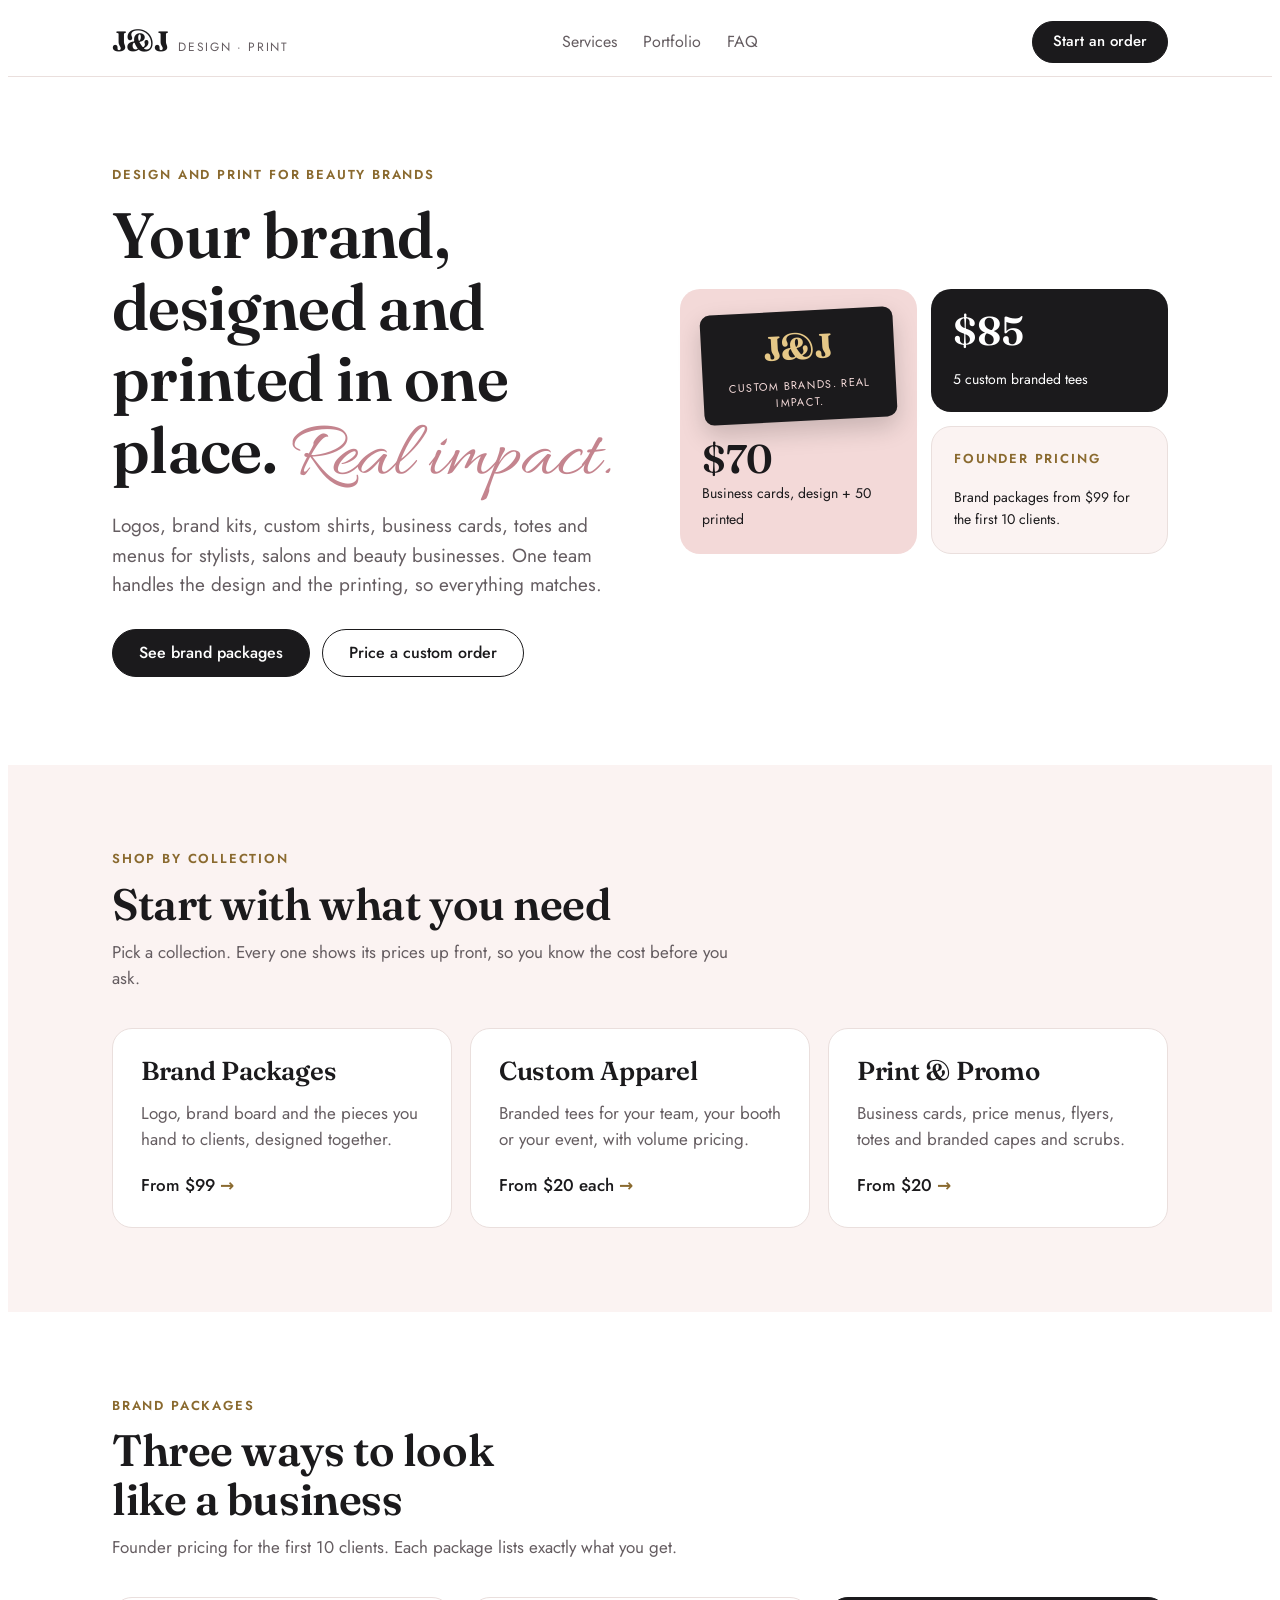
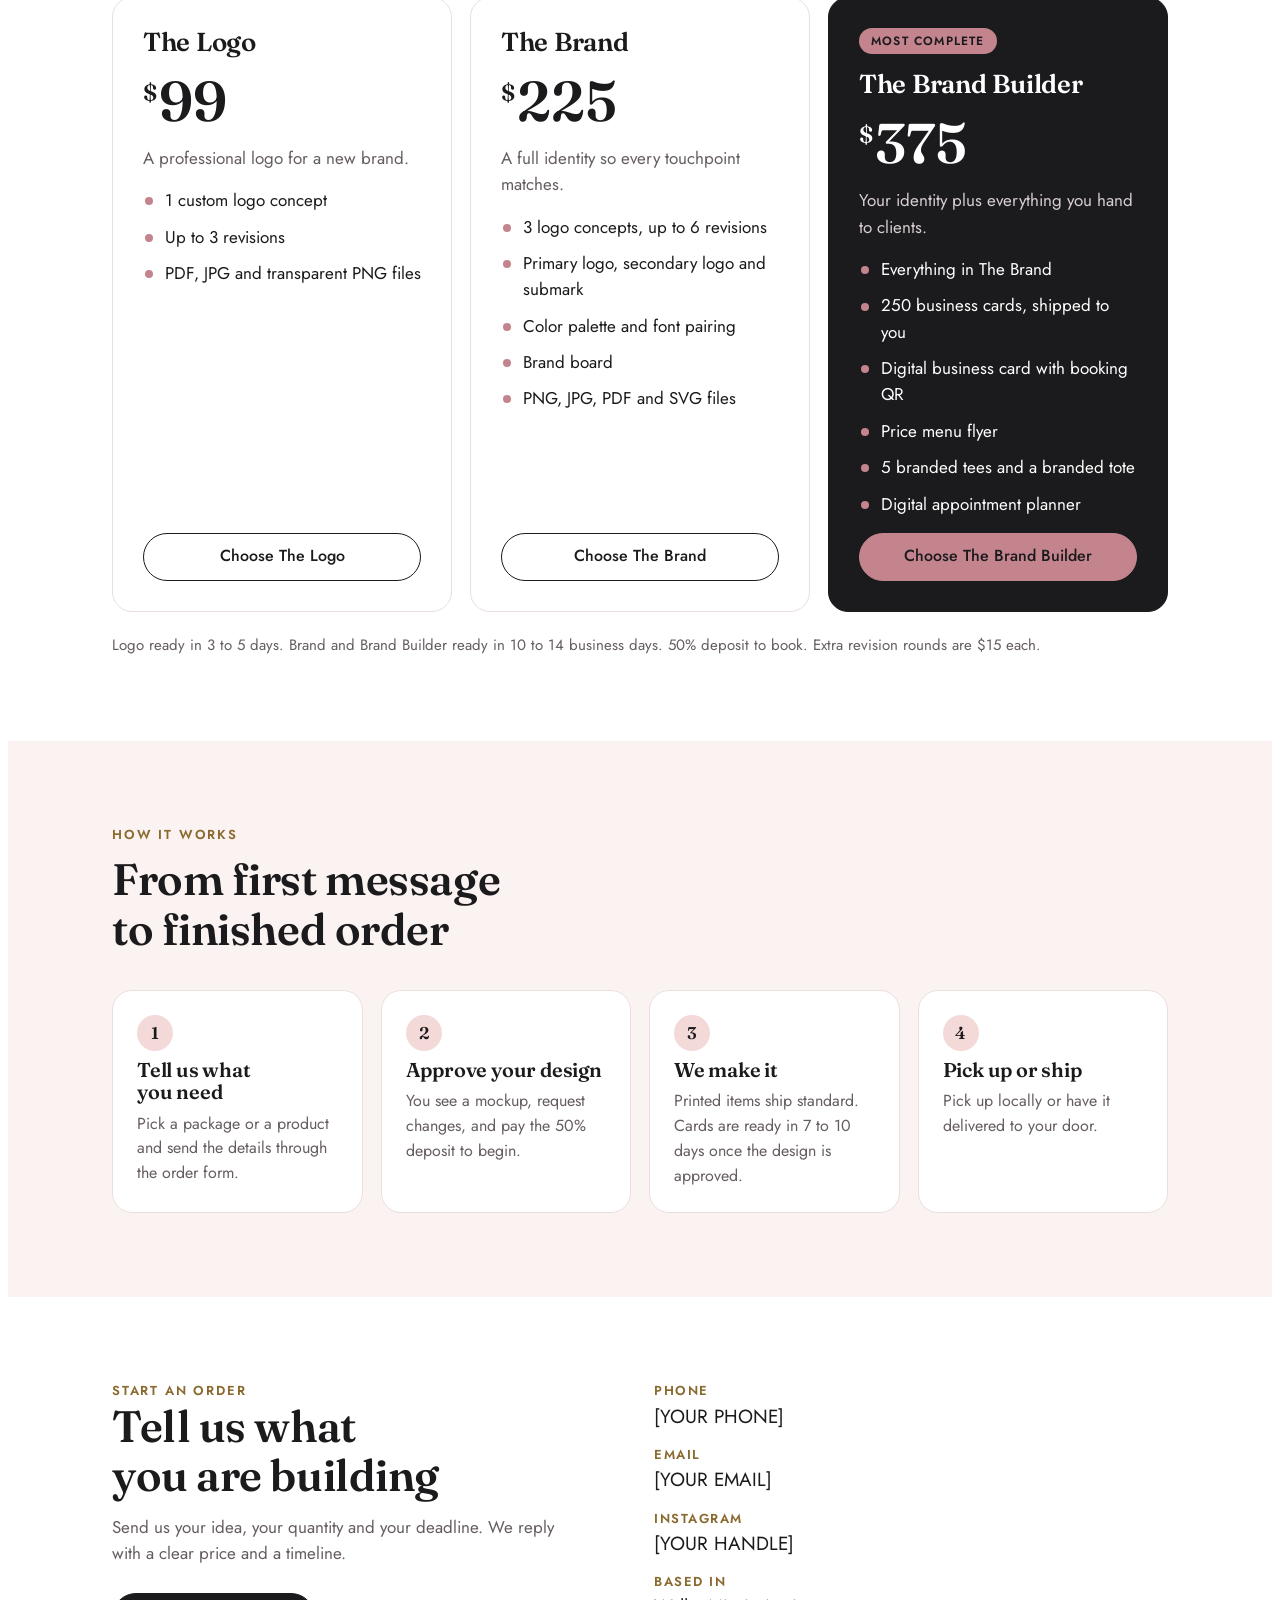
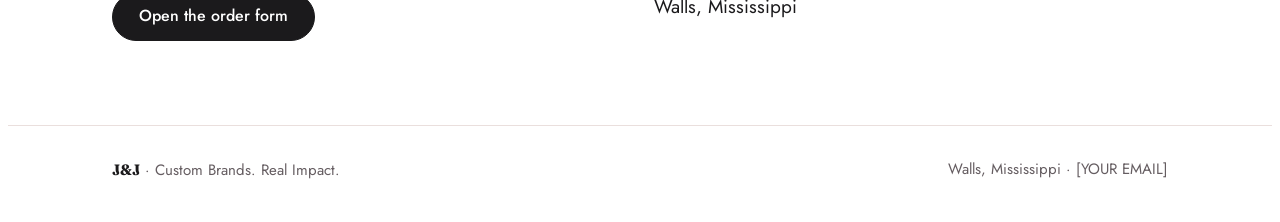
<file: index.html>
<!doctype html>
<html lang="en">
<head>
<meta charset="utf-8">
<meta name="viewport" content="width=device-width, initial-scale=1">
<title>J&J Design and Print</title>

<link rel="preconnect" href="https://fonts.googleapis.com">
<link rel="preconnect" href="https://fonts.gstatic.com" crossorigin>
<link href="https://fonts.googleapis.com/css2?family=Fraunces:opsz,wght@9..144,500;9..144,600;9..144,700&family=Jost:wght@400;500;600&family=Allura&display=swap" rel="stylesheet">
<style>
/* Layout concept: a bright storefront. Sticky nav, a hero with a small mosaic of real offers,
   then one section per collection (design, apparel, print), each with prices visible, then steps and contact. */
:root {
  --bg: #ffffff;
  --soft: #fbf3f2;
  --ink: #1b1a1c;
  --muted: #655d61;
  --line: #eadfdd;
  --blush: #f3d9d8;
  --rose: #c4848e;
  --gold: #8a6a2f;
  --btn-bg: #1b1a1c;
  --btn-fg: #ffffff;
  --feature-bg: #1b1a1c;
  --feature-fg: #ffffff;
  --feature-muted: #d9cfd2;
  --font-display: 'Fraunces', Georgia, serif;
  --font-body: 'Jost', system-ui, sans-serif;
  --font-script: 'Allura', cursive;
}
@media (prefers-color-scheme: dark) {
  :root:not([data-theme="light"]) {
    --bg: #151315; --soft: #1e1a1c; --ink: #f6f0f0; --muted: #bcb1b5; --line: #352f32;
    --blush: #3a2a2e; --rose: #d99aa3; --gold: #d2b27a;
    --btn-bg: #f3d9d8; --btn-fg: #1b1a1c;
    --feature-bg: #f3d9d8; --feature-fg: #1b1a1c; --feature-muted: #4a3f43;
    color-scheme: dark;
  }
}
:root[data-theme="dark"] {
  --bg: #151315; --soft: #1e1a1c; --ink: #f6f0f0; --muted: #bcb1b5; --line: #352f32;
  --blush: #3a2a2e; --rose: #d99aa3; --gold: #d2b27a;
  --btn-bg: #f3d9d8; --btn-fg: #1b1a1c;
  --feature-bg: #f3d9d8; --feature-fg: #1b1a1c; --feature-muted: #4a3f43;
  color-scheme: dark;
}
* { box-sizing: border-box; }
html { scroll-behavior: smooth; }
@media (prefers-reduced-motion: reduce) { html { scroll-behavior: auto; } * { transition: none !important; } }
body { background: var(--bg); color: var(--ink); font-family: var(--font-body); font-size: 17px; line-height: 1.55; padding-inline: 0; }
h1, h2, h3 { font-family: var(--font-display); font-weight: 600; line-height: 1.12; margin: 0; text-wrap: balance; letter-spacing: -0.01em; }
p { margin: 0; }
a { color: inherit; }
:focus-visible { outline: 3px solid var(--rose); outline-offset: 3px; border-radius: 6px; }
.wrap { max-width: 1120px; margin-inline: auto; padding-inline: clamp(16px, 4vw, 32px); }
.eyebrow { font-size: 13px; font-weight: 600; letter-spacing: 0.14em; text-transform: uppercase; color: var(--gold); }
.btn { display: inline-flex; align-items: center; justify-content: center; min-height: 48px; padding: 0 26px; border-radius: 999px; background: var(--btn-bg); color: var(--btn-fg); font-weight: 500; font-size: 16px; text-decoration: none; border: 1.5px solid var(--btn-bg); transition: transform .15s ease; }
.btn:hover { transform: translateY(-2px); }
.btn.ghost { background: transparent; color: var(--ink); border-color: var(--ink); }

/* header */
header.top { position: sticky; top: env(safe-area-inset-top, 0px); z-index: 10; background: var(--bg); border-bottom: 1px solid var(--line); }
.bar { display: flex; align-items: center; justify-content: space-between; gap: 16px; min-height: 68px; }
.brand { display: flex; align-items: baseline; gap: 10px; text-decoration: none; }
.brand b { font-family: var(--font-display); font-size: 28px; font-weight: 700; letter-spacing: -0.02em; }
.brand span { font-size: 12px; letter-spacing: 0.14em; text-transform: uppercase; color: var(--muted); }
.links { display: none; gap: 26px; font-size: 16px; }
.links a { text-decoration: none; color: var(--muted); }
.links a:hover { color: var(--ink); }
.bar-right { display: flex; align-items: center; gap: 12px; }
.bar .btn { min-height: 42px; padding: 0 20px; font-size: 15px; }
details.mobile { position: relative; }
details.mobile summary { list-style: none; cursor: pointer; min-height: 42px; display: inline-flex; align-items: center; padding: 0 16px; border: 1.5px solid var(--line); border-radius: 999px; font-size: 15px; }
details.mobile summary::-webkit-details-marker { display: none; }
details.mobile nav { position: absolute; right: 0; top: 52px; min-width: 220px; background: var(--bg); border: 1px solid var(--line); border-radius: 16px; padding: 10px; display: flex; flex-direction: column; box-shadow: 0 12px 32px rgba(0,0,0,.12); }
details.mobile nav a { padding: 12px 14px; text-decoration: none; border-radius: 10px; }
details.mobile nav a:hover { background: var(--soft); }
@media (min-width: 900px) { .links { display: flex; } details.mobile { display: none; } }

/* hero */
.hero { padding-block: clamp(40px, 7vw, 88px); }
.hero-grid { display: grid; gap: 40px; grid-template-columns: 1fr; align-items: center; }
@media (min-width: 900px) { .hero-grid { grid-template-columns: 1.05fr 1fr; gap: 56px; } }
.hero h1 { font-size: clamp(38px, 6vw, 64px); margin-top: 14px; }
.hero h1 em { font-style: normal; font-family: var(--font-script); font-weight: 400; color: var(--rose); font-size: 1.25em; line-height: 0.8; }
.hero p.lead { font-size: 19px; color: var(--muted); max-width: 52ch; margin-top: 20px; }
.hero .cta { display: flex; flex-wrap: wrap; gap: 12px; margin-top: 30px; }
.mosaic { display: grid; grid-template-columns: 1fr 1fr; grid-template-rows: auto auto; gap: 14px; min-width: 0; }
.tile { border-radius: 20px; padding: 22px; display: flex; flex-direction: column; justify-content: space-between; gap: 18px; min-width: 0; }
.tile.a { grid-row: span 2; background: var(--blush); }
.tile.b { background: var(--feature-bg); color: var(--feature-fg); }
.tile.c { background: var(--soft); border: 1px solid var(--line); }
.tile small { font-size: 14px; }
.mock-card { background: #1b1a1c; color: #e6c887; border-radius: 10px; aspect-ratio: 7 / 4; display: flex; flex-direction: column; justify-content: center; align-items: center; gap: 4px; transform: rotate(-3deg); box-shadow: 0 10px 24px rgba(0,0,0,.18); }
.mock-card b { font-family: var(--font-display); font-size: 34px; letter-spacing: -0.02em; }
.mock-card i { font-style: normal; font-size: 11px; letter-spacing: 0.12em; text-transform: uppercase; color: #f3d9d8; text-align: center; padding-inline: 8px; }
.big { font-family: var(--font-display); font-size: 40px; font-weight: 600; line-height: 1; }

/* sections */
section { padding-block: clamp(48px, 7vw, 84px); }
section.soft { background: var(--soft); }
.head { display: flex; flex-direction: column; gap: 10px; margin-bottom: 36px; max-width: 62ch; }
.head h2 { font-size: clamp(30px, 4.2vw, 44px); }
.head p { color: var(--muted); }

/* collections */
.collections { display: grid; gap: 18px; grid-template-columns: repeat(auto-fit, minmax(min(100%, 300px), 1fr)); }
.coll { display: flex; flex-direction: column; gap: 14px; padding: 28px; border: 1px solid var(--line); border-radius: 20px; text-decoration: none; background: var(--bg); min-width: 0; transition: transform .15s ease, border-color .15s ease; }
.coll:hover { transform: translateY(-3px); border-color: var(--rose); }
.coll h3 { font-size: 26px; }
.coll p { color: var(--muted); }
.coll .from { margin-top: auto; padding-top: 6px; font-weight: 500; }
.coll .arrow { color: var(--gold); font-weight: 600; }

/* packages */
.packs { display: grid; gap: 18px; grid-template-columns: repeat(auto-fit, minmax(min(100%, 290px), 1fr)); align-items: stretch; }
.pack { display: flex; flex-direction: column; gap: 16px; padding: 30px; border-radius: 20px; border: 1px solid var(--line); background: var(--bg); min-width: 0; }
.pack.feature { background: var(--feature-bg); color: var(--feature-fg); border-color: var(--feature-bg); }
.pack .tag { align-self: flex-start; padding: 4px 12px; border-radius: 999px; background: var(--rose); color: #1b1a1c; font-size: 12px; font-weight: 600; letter-spacing: 0.1em; text-transform: uppercase; }
.pack h3 { font-size: 26px; }
.price { font-family: var(--font-display); font-size: 56px; font-weight: 600; line-height: 1; }
.price sup { font-size: 24px; vertical-align: top; position: relative; top: 8px; margin-right: 2px; }
.pack .for { color: var(--muted); }
.pack.feature .for { color: var(--feature-muted); }
ul.ticks { list-style: none; margin: 0; padding: 0; display: flex; flex-direction: column; gap: 10px; }
ul.ticks li { position: relative; padding-left: 22px; }
ul.ticks li::before { content: ""; position: absolute; left: 2px; top: 0.6em; width: 8px; height: 8px; border-radius: 50%; background: var(--rose); }
.pack .btn { margin-top: auto; }
.pack.feature .btn { background: var(--rose); color: #1b1a1c; border-color: var(--rose); }
.note { margin-top: 22px; color: var(--muted); font-size: 15px; }

/* apparel */
.two { display: grid; gap: 28px; grid-template-columns: repeat(auto-fit, minmax(min(100%, 340px), 1fr)); }
.tiers { display: grid; gap: 14px; grid-template-columns: repeat(3, minmax(0, 1fr)); }
.tier { padding: 22px 16px; border-radius: 16px; background: var(--bg); border: 1px solid var(--line); text-align: center; }
.tier .qty { font-size: 14px; color: var(--muted); }
.tier .amt { font-family: var(--font-display); font-size: 38px; font-weight: 600; line-height: 1.1; margin-top: 4px; }
.tier .per { font-size: 14px; color: var(--muted); }
.panel { padding: 26px; border-radius: 20px; background: var(--bg); border: 1px solid var(--line); min-width: 0; }
.panel h3 { font-size: 22px; margin-bottom: 12px; }
.rows { display: flex; flex-direction: column; }
.row { display: flex; justify-content: space-between; gap: 16px; padding: 11px 0; border-bottom: 1px solid var(--line); }
.row:last-child { border-bottom: 0; }
.row span:last-child { font-weight: 600; white-space: nowrap; font-variant-numeric: tabular-nums; }
.deal { margin-top: 14px; padding: 18px 20px; border-radius: 16px; background: var(--blush); display: flex; justify-content: space-between; align-items: center; gap: 16px; flex-wrap: wrap; }
.deal b { font-family: var(--font-display); font-size: 22px; }

/* print products */
.products { display: grid; gap: 16px; grid-template-columns: repeat(auto-fit, minmax(min(100%, 230px), 1fr)); }
.prod { border: 1px solid var(--line); border-radius: 20px; overflow: hidden; background: var(--bg); display: flex; flex-direction: column; min-width: 0; }
.prod .pic { background: var(--blush); color: var(--ink); height: 130px; display: flex; align-items: center; justify-content: center; }
.prod .pic svg { width: 64px; height: 64px; stroke: currentColor; fill: none; stroke-width: 1.5; stroke-linecap: round; stroke-linejoin: round; }
.prod .body { padding: 18px 20px 22px; display: flex; flex-direction: column; gap: 6px; }
.prod h3 { font-size: 20px; }
.prod .cost { font-weight: 600; }
.prod .sub { color: var(--muted); font-size: 15px; }

/* steps */
.steps { display: grid; gap: 18px; grid-template-columns: repeat(auto-fit, minmax(min(100%, 230px), 1fr)); counter-reset: s; list-style: none; padding: 0; margin: 0; }
.steps li { counter-increment: s; padding: 24px; border-radius: 20px; border: 1px solid var(--line); background: var(--bg); display: flex; flex-direction: column; gap: 8px; }
.steps li::before { content: counter(s); width: 36px; height: 36px; border-radius: 50%; background: var(--blush); color: var(--ink); display: flex; align-items: center; justify-content: center; font-family: var(--font-display); font-weight: 600; }
.steps h3 { font-size: 20px; }
.steps p { color: var(--muted); font-size: 16px; }

/* contact */
.contact { display: grid; gap: 28px; grid-template-columns: repeat(auto-fit, minmax(min(100%, 320px), 1fr)); align-items: start; }
.contact h2 { font-size: clamp(30px, 4.2vw, 44px); }
.contact .lines { display: flex; flex-direction: column; gap: 14px; }
.contact .lines div { display: flex; flex-direction: column; }
.contact .lines small { font-size: 13px; letter-spacing: 0.12em; text-transform: uppercase; color: var(--gold); font-weight: 600; }
.contact .lines span { user-select: all; font-size: 19px; }
footer { border-top: 1px solid var(--line); padding-block: 32px; color: var(--muted); font-size: 15px; }
footer .wrap { display: flex; flex-wrap: wrap; justify-content: space-between; gap: 12px; }

/* form */
.form { display: grid; gap: 18px; grid-template-columns: repeat(2, minmax(0, 1fr)); }
.form .full { grid-column: 1 / -1; }
@media (max-width: 640px) { .form { grid-template-columns: 1fr; } }
.field { display: flex; flex-direction: column; gap: 6px; min-width: 0; }
.field label { font-size: 15px; font-weight: 500; }
.field .hint { font-size: 14px; color: var(--muted); }
.field input, .field select, .field textarea { font: inherit; color: var(--ink); background: var(--bg); border: 1.5px solid var(--line); border-radius: 12px; padding: 12px 14px; min-height: 48px; width: 100%; }
.field textarea { min-height: 140px; resize: vertical; }
.field input:focus, .field select:focus, .field textarea:focus { border-color: var(--rose); outline: 3px solid color-mix(in srgb, var(--rose) 35%, transparent); outline-offset: 0; }
.hp { position: absolute; left: -9999px; height: 0; width: 0; overflow: hidden; }
.formcard { padding: clamp(20px, 4vw, 36px); border: 1px solid var(--line); border-radius: 24px; background: var(--bg); }
.pagehead { padding-block: clamp(36px, 6vw, 64px) 8px; }
.pagehead h1 { font-size: clamp(36px, 5.4vw, 56px); margin-top: 12px; }
.pagehead p { color: var(--muted); margin-top: 14px; max-width: 58ch; font-size: 19px; }
/* faq */
.faq { display: flex; flex-direction: column; max-width: 820px; }
.faq details { border-bottom: 1px solid var(--line); padding-block: 4px; }
.faq summary { cursor: pointer; list-style: none; padding: 18px 40px 18px 0; font-family: var(--font-display); font-size: 21px; font-weight: 600; position: relative; }
.faq summary::-webkit-details-marker { display: none; }
.faq summary::after { content: "+"; position: absolute; right: 6px; top: 50%; transform: translateY(-50%); font-size: 26px; color: var(--gold); }
.faq details[open] summary::after { content: "\2212"; }
.faq .ans { padding: 0 0 20px; color: var(--muted); max-width: 64ch; }
/* portfolio */
.gallery { display: grid; gap: 16px; grid-template-columns: repeat(auto-fit, minmax(min(100%, 320px), 1fr)); }
.work { border: 1px solid var(--line); border-radius: 20px; overflow: hidden; background: var(--bg); min-width: 0; }
.work .shot { aspect-ratio: 4 / 3; max-width: 100%; background: var(--blush); display: flex; align-items: center; justify-content: center; text-align: center; padding: 20px; color: var(--muted); font-size: 15px; }
.work .cap { padding: 16px 20px 20px; display: flex; flex-direction: column; gap: 2px; }
.work .cap b { font-family: var(--font-display); font-size: 20px; font-weight: 600; }
.work .cap span { color: var(--muted); font-size: 15px; }
</style>
</head>
<body>


<header class="top">
  <div class="wrap bar">
    <a class="brand" href="./" aria-label="J&amp;J home"><b>J&amp;J</b><span>Design &middot; Print</span></a>
    <nav class="links" aria-label="Main"><a href="services.html">Services</a><a href="portfolio.html">Portfolio</a><a href="faq.html">FAQ</a></nav>
    <div class="bar-right">
      <a class="btn" href="order.html">Start an order</a>
      <details class="mobile">
        <summary>Menu</summary>
        <nav aria-label="Mobile"><a href="services.html">Services</a><a href="portfolio.html">Portfolio</a><a href="faq.html">FAQ</a><a href="order.html">Order</a></nav>
      </details>
    </div>
  </div>
</header>

<main id="top">
<div class="hero">
  <div class="wrap hero-grid">
    <div>
      <div class="eyebrow">Design and print for beauty brands</div>
      <h1>Your brand, designed and printed in one place. <em>Real impact.</em></h1>
      <p class="lead">Logos, brand kits, custom shirts, business cards, totes and menus for stylists, salons and beauty businesses. One team handles the design and the printing, so everything matches.</p>
      <div class="cta">
        <a class="btn" href="services.html#design">See brand packages</a>
        <a class="btn ghost" href="services.html#apparel">Price a custom order</a>
      </div>
    </div>
    <div class="mosaic" aria-label="Popular offers">
      <div class="tile a">
        <div class="mock-card" role="img" aria-label="Sample business card"><b>J&amp;J</b><i>Custom Brands. Real Impact.</i></div>
        <div><div class="big">$70</div><small>Business cards, design + 50 printed</small></div>
      </div>
      <div class="tile b">
        <div class="big">$85</div>
        <small>5 custom branded tees</small>
      </div>
      <div class="tile c">
        <div class="eyebrow">Founder pricing</div>
        <small>Brand packages from $99 for the first 10 clients.</small>
      </div>
    </div>
  </div>
</div>

<section class="soft" id="collections">
  <div class="wrap">
    <div class="head">
      <div class="eyebrow">Shop by collection</div>
      <h2>Start with what you need</h2>
      <p>Pick a collection. Every one shows its prices up front, so you know the cost before you ask.</p>
    </div>
    <div class="collections">
      <a class="coll" href="services.html#design">
        <h3>Brand Packages</h3>
        <p>Logo, brand board and the pieces you hand to clients, designed together.</p>
        <div class="from">From $99 <span class="arrow">&rarr;</span></div>
      </a>
      <a class="coll" href="services.html#apparel">
        <h3>Custom Apparel</h3>
        <p>Branded tees for your team, your booth or your event, with volume pricing.</p>
        <div class="from">From $20 each <span class="arrow">&rarr;</span></div>
      </a>
      <a class="coll" href="services.html#print">
        <h3>Print &amp; Promo</h3>
        <p>Business cards, price menus, flyers, totes and branded capes and scrubs.</p>
        <div class="from">From $20 <span class="arrow">&rarr;</span></div>
      </a>
    </div>
  </div>
</section><section id="design">
  <div class="wrap">
    <div class="head">
      <div class="eyebrow">Brand Packages</div>
      <h2>Three ways to look like a business</h2>
      <p>Founder pricing for the first 10 clients. Each package lists exactly what you get.</p>
    </div>
    <div class="packs">
      <div class="pack">
        <h3>The Logo</h3>
        <div class="price"><sup>$</sup>99</div>
        <p class="for">A professional logo for a new brand.</p>
        <ul class="ticks">
          <li>1 custom logo concept</li>
          <li>Up to 3 revisions</li>
          <li>PDF, JPG and transparent PNG files</li>
        </ul>
        <a class="btn ghost" href="order.html?service=design&amp;pick=logo">Choose The Logo</a>
      </div>
      <div class="pack">
        <h3>The Brand</h3>
        <div class="price"><sup>$</sup>225</div>
        <p class="for">A full identity so every touchpoint matches.</p>
        <ul class="ticks">
          <li>3 logo concepts, up to 6 revisions</li>
          <li>Primary logo, secondary logo and submark</li>
          <li>Color palette and font pairing</li>
          <li>Brand board</li>
          <li>PNG, JPG, PDF and SVG files</li>
        </ul>
        <a class="btn ghost" href="order.html?service=design&amp;pick=brand">Choose The Brand</a>
      </div>
      <div class="pack feature">
        <span class="tag">Most complete</span>
        <h3>The Brand Builder</h3>
        <div class="price"><sup>$</sup>375</div>
        <p class="for">Your identity plus everything you hand to clients.</p>
        <ul class="ticks">
          <li>Everything in The Brand</li>
          <li>250 business cards, shipped to you</li>
          <li>Digital business card with booking QR</li>
          <li>Price menu flyer</li>
          <li>5 branded tees and a branded tote</li>
          <li>Digital appointment planner</li>
        </ul>
        <a class="btn" href="order.html?service=design&amp;pick=builder">Choose The Brand Builder</a>
      </div>
    </div>
    <p class="note">Logo ready in 3 to 5 days. Brand and Brand Builder ready in 10 to 14 business days. 50% deposit to book. Extra revision rounds are $15 each.</p>
  </div>
</section><section class="soft" id="how">
  <div class="wrap">
    <div class="head">
      <div class="eyebrow">How it works</div>
      <h2>From first message to finished order</h2>
    </div>
    <ol class="steps">
      <li><h3>Tell us what you need</h3><p>Pick a package or a product and send the details through the order form.</p></li>
      <li><h3>Approve your design</h3><p>You see a mockup, request changes, and pay the 50% deposit to begin.</p></li>
      <li><h3>We make it</h3><p>Printed items ship standard. Cards are ready in 7 to 10 days once the design is approved.</p></li>
      <li><h3>Pick up or ship</h3><p>Pick up locally or have it delivered to your door.</p></li>
    </ol>
  </div>
</section><section>
  <div class="wrap contact">
    <div>
      <div class="eyebrow">Start an order</div>
      <h2>Tell us what you are building</h2>
      <p style="color: var(--muted); margin-top: 14px; max-width: 46ch;">Send us your idea, your quantity and your deadline. We reply with a clear price and a timeline.</p>
      <div style="margin-top: 26px;"><a class="btn" href="order.html">Open the order form</a></div>
    </div>
    <div class="lines">
      <div><small>Phone</small><span>[YOUR PHONE]</span></div>
      <div><small>Email</small><span>[YOUR EMAIL]</span></div>
      <div><small>Instagram</small><span>[YOUR HANDLE]</span></div>
      <div><small>Based in</small><span>Walls, Mississippi</span></div>
    </div>
  </div>
</section>
</main>

<footer>
  <div class="wrap">
    <div><b style="font-family: var(--font-display); color: var(--ink);">J&amp;J</b> &middot; Custom Brands. Real Impact.</div>
    <div>Walls, Mississippi &middot; [YOUR EMAIL]</div>
  </div>
</footer>

</body>
</html>
</file>
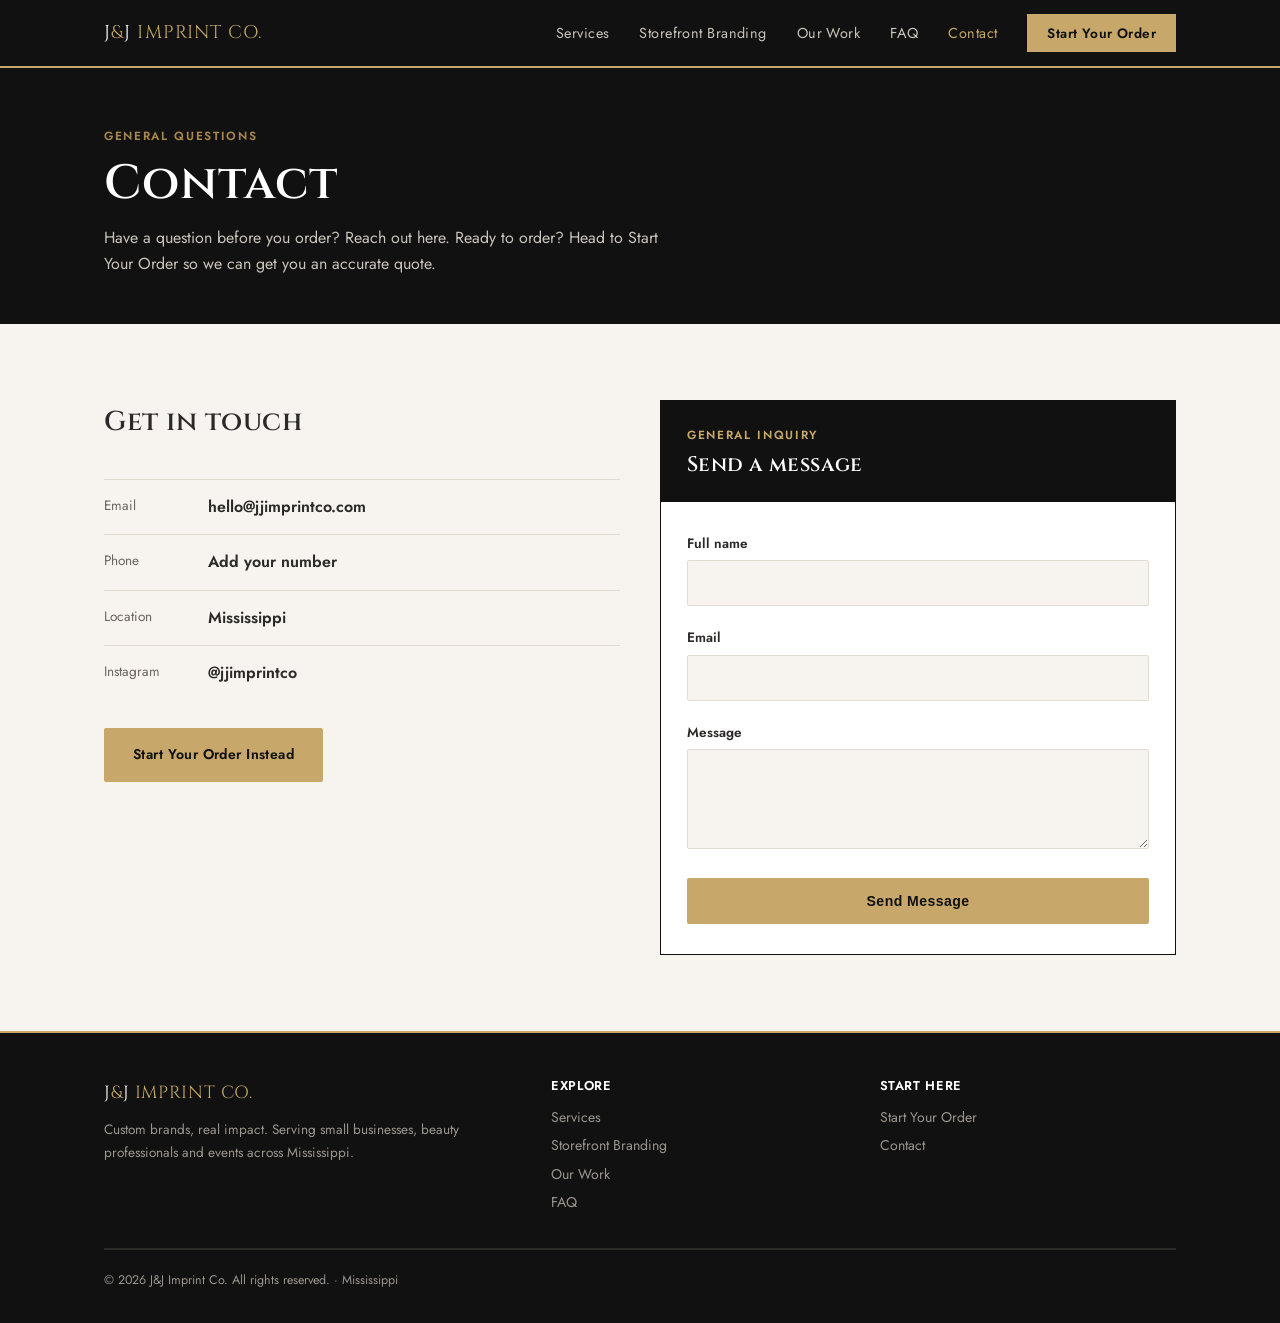
<file: contact.html>
<!DOCTYPE html>
<html lang="en">
<head>
<meta charset="UTF-8">
<meta name="viewport" content="width=device-width, initial-scale=1.0">
<title>Contact | J&amp;J Imprint Co.</title>
<link rel="preconnect" href="https://fonts.googleapis.com">
<link href="https://fonts.googleapis.com/css2?family=Cinzel:wght@500;600;700&family=Jost:wght@300;400;500;600;700&family=Allura&display=swap" rel="stylesheet">
<link rel="stylesheet" href="styles.css">
</head>
<body>

<nav>
  <div class="nav-inner">
    <a href="index.html" class="nav-logo">J<span>&amp;</span>J <span>IMPRINT CO.</span></a>
    <button class="nav-toggle" aria-label="Menu" onclick="document.getElementById('navLinks').classList.toggle('open')">&#9776;</button>
    <ul class="nav-links" id="navLinks">
      <li><a href="services.html">Services</a></li>
      <li><a href="storefront-branding.html">Storefront Branding</a></li>
      <li><a href="portfolio.html">Our Work</a></li>
      <li><a href="faq.html">FAQ</a></li>
      <li><a href="contact.html" class="active">Contact</a></li>
      <li><a href="order.html" class="nav-cta">Start Your Order</a></li>
    </ul>
  </div>
</nav>

<div class="page-header">
  <div class="wrap">
    <div class="job-label">General Questions</div>
    <h1>Contact</h1>
    <p>Have a question before you order? Reach out here. Ready to order? Head to Start Your Order so we can get you an accurate quote.</p>
  </div>
</div>

<section>
  <div class="wrap contact-grid">
    <div>
      <div class="section-head">
        <h2 style="font-size:1.7rem;">Get in touch</h2>
      </div>
      <div class="contact-line"><div class="k">Email</div><div class="v">hello@jjimprintco.com</div></div>
      <div class="contact-line"><div class="k">Phone</div><div class="v">Add your number</div></div>
      <div class="contact-line"><div class="k">Location</div><div class="v">Mississippi</div></div>
      <div class="contact-line"><div class="k">Instagram</div><div class="v">@jjimprintco</div></div>
      <div style="margin-top:28px;"><a href="order.html" class="btn btn-primary">Start Your Order Instead</a></div>
    </div>
    <form class="order-form" action="https://formspree.io/f/mgaelvww" method="POST">
      <div class="form-head"><div class="job-label">General Inquiry</div><h2 style="font-size:1.3rem;">Send a message</h2></div>
      <div class="form-body">
        <div class="field"><label>Full name</label><input type="text" name="Full Name" required></div>
        <div class="field"><label>Email</label><input type="email" name="Email" required></div>
        <div class="field"><label>Message</label><textarea name="Message" required></textarea></div>
        <button type="submit" class="btn btn-primary btn-block">Send Message</button>
      </div>
    </form>
  </div>
</section>

<footer>
  <div class="wrap">
    <div class="foot-grid">
      <div>
        <div class="foot-logo">J<span>&amp;</span>J <span>IMPRINT CO.</span></div>
        <p>Custom brands, real impact. Serving small businesses, beauty professionals and events across Mississippi.</p>
      </div>
      <div>
        <h4>Explore</h4>
        <ul>
          <li><a href="services.html">Services</a></li>
          <li><a href="storefront-branding.html">Storefront Branding</a></li>
          <li><a href="portfolio.html">Our Work</a></li>
          <li><a href="faq.html">FAQ</a></li>
        </ul>
      </div>
      <div>
        <h4>Start Here</h4>
        <ul>
          <li><a href="order.html">Start Your Order</a></li>
          <li><a href="contact.html">Contact</a></li>
        </ul>
      </div>
    </div>
    <div class="rule" style="border-color:#2a2a28;"></div>
    <p class="foot-bottom">&copy; 2026 J&amp;J Imprint Co. All rights reserved. &middot; Mississippi</p>
  </div>
</footer>

</body>
</html>
</file>
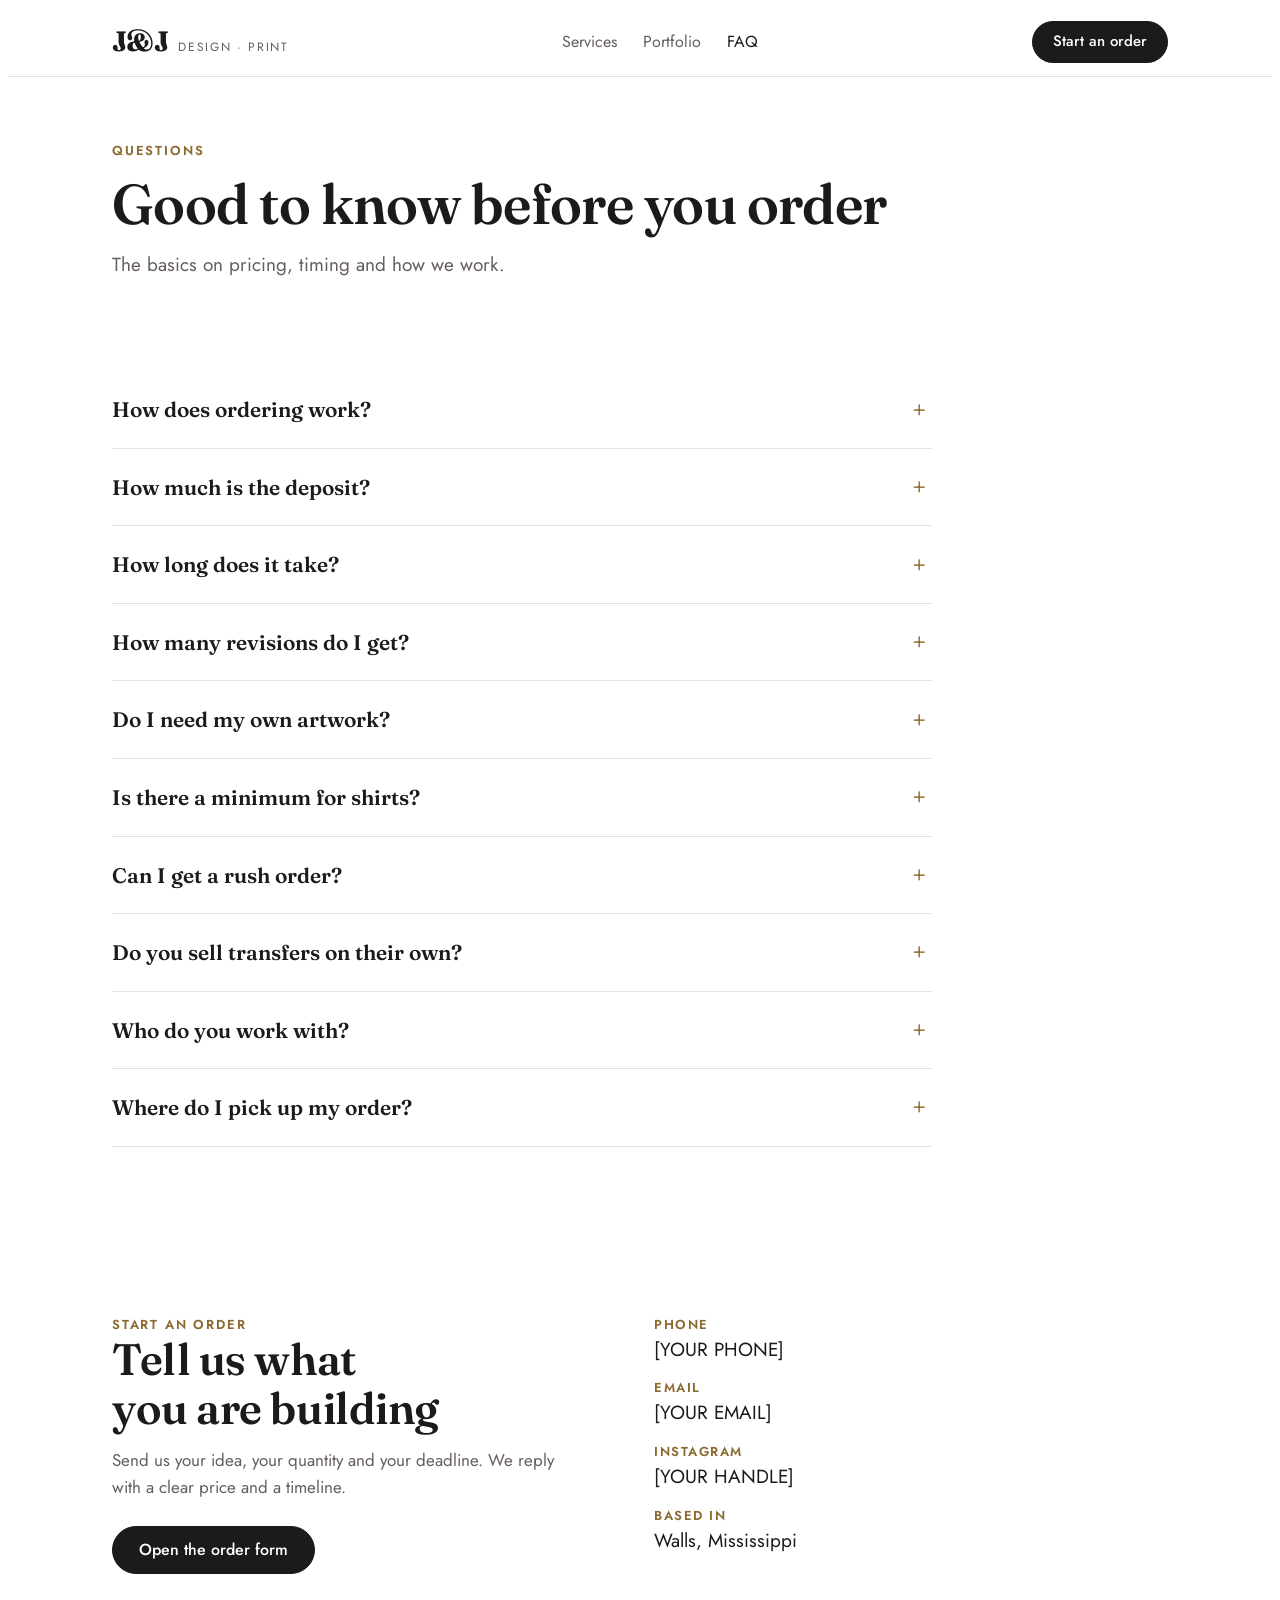
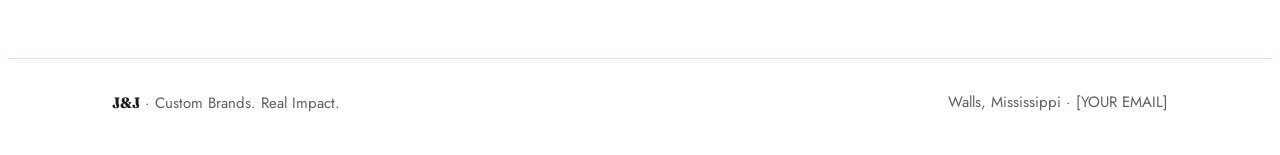
<file: faq.html>
<!doctype html>
<html lang="en">
<head>
<meta charset="utf-8">
<meta name="viewport" content="width=device-width, initial-scale=1">
<title>J&J FAQ</title>

<link rel="preconnect" href="https://fonts.googleapis.com">
<link rel="preconnect" href="https://fonts.gstatic.com" crossorigin>
<link href="https://fonts.googleapis.com/css2?family=Fraunces:opsz,wght@9..144,500;9..144,600;9..144,700&family=Jost:wght@400;500;600&family=Allura&display=swap" rel="stylesheet">
<style>
/* Layout concept: a bright storefront. Sticky nav, a hero with a small mosaic of real offers,
   then one section per collection (design, apparel, print), each with prices visible, then steps and contact. */
:root {
  --bg: #ffffff;
  --soft: #fbf3f2;
  --ink: #1b1a1c;
  --muted: #655d61;
  --line: #eadfdd;
  --blush: #f3d9d8;
  --rose: #c4848e;
  --gold: #8a6a2f;
  --btn-bg: #1b1a1c;
  --btn-fg: #ffffff;
  --feature-bg: #1b1a1c;
  --feature-fg: #ffffff;
  --feature-muted: #d9cfd2;
  --font-display: 'Fraunces', Georgia, serif;
  --font-body: 'Jost', system-ui, sans-serif;
  --font-script: 'Allura', cursive;
}
@media (prefers-color-scheme: dark) {
  :root:not([data-theme="light"]) {
    --bg: #151315; --soft: #1e1a1c; --ink: #f6f0f0; --muted: #bcb1b5; --line: #352f32;
    --blush: #3a2a2e; --rose: #d99aa3; --gold: #d2b27a;
    --btn-bg: #f3d9d8; --btn-fg: #1b1a1c;
    --feature-bg: #f3d9d8; --feature-fg: #1b1a1c; --feature-muted: #4a3f43;
    color-scheme: dark;
  }
}
:root[data-theme="dark"] {
  --bg: #151315; --soft: #1e1a1c; --ink: #f6f0f0; --muted: #bcb1b5; --line: #352f32;
  --blush: #3a2a2e; --rose: #d99aa3; --gold: #d2b27a;
  --btn-bg: #f3d9d8; --btn-fg: #1b1a1c;
  --feature-bg: #f3d9d8; --feature-fg: #1b1a1c; --feature-muted: #4a3f43;
  color-scheme: dark;
}
* { box-sizing: border-box; }
html { scroll-behavior: smooth; }
@media (prefers-reduced-motion: reduce) { html { scroll-behavior: auto; } * { transition: none !important; } }
body { background: var(--bg); color: var(--ink); font-family: var(--font-body); font-size: 17px; line-height: 1.55; padding-inline: 0; }
h1, h2, h3 { font-family: var(--font-display); font-weight: 600; line-height: 1.12; margin: 0; text-wrap: balance; letter-spacing: -0.01em; }
p { margin: 0; }
a { color: inherit; }
:focus-visible { outline: 3px solid var(--rose); outline-offset: 3px; border-radius: 6px; }
.wrap { max-width: 1120px; margin-inline: auto; padding-inline: clamp(16px, 4vw, 32px); }
.eyebrow { font-size: 13px; font-weight: 600; letter-spacing: 0.14em; text-transform: uppercase; color: var(--gold); }
.btn { display: inline-flex; align-items: center; justify-content: center; min-height: 48px; padding: 0 26px; border-radius: 999px; background: var(--btn-bg); color: var(--btn-fg); font-weight: 500; font-size: 16px; text-decoration: none; border: 1.5px solid var(--btn-bg); transition: transform .15s ease; }
.btn:hover { transform: translateY(-2px); }
.btn.ghost { background: transparent; color: var(--ink); border-color: var(--ink); }

/* header */
header.top { position: sticky; top: env(safe-area-inset-top, 0px); z-index: 10; background: var(--bg); border-bottom: 1px solid var(--line); }
.bar { display: flex; align-items: center; justify-content: space-between; gap: 16px; min-height: 68px; }
.brand { display: flex; align-items: baseline; gap: 10px; text-decoration: none; }
.brand b { font-family: var(--font-display); font-size: 28px; font-weight: 700; letter-spacing: -0.02em; }
.brand span { font-size: 12px; letter-spacing: 0.14em; text-transform: uppercase; color: var(--muted); }
.links { display: none; gap: 26px; font-size: 16px; }
.links a { text-decoration: none; color: var(--muted); }
.links a:hover { color: var(--ink); }
.bar-right { display: flex; align-items: center; gap: 12px; }
.bar .btn { min-height: 42px; padding: 0 20px; font-size: 15px; }
details.mobile { position: relative; }
details.mobile summary { list-style: none; cursor: pointer; min-height: 42px; display: inline-flex; align-items: center; padding: 0 16px; border: 1.5px solid var(--line); border-radius: 999px; font-size: 15px; }
details.mobile summary::-webkit-details-marker { display: none; }
details.mobile nav { position: absolute; right: 0; top: 52px; min-width: 220px; background: var(--bg); border: 1px solid var(--line); border-radius: 16px; padding: 10px; display: flex; flex-direction: column; box-shadow: 0 12px 32px rgba(0,0,0,.12); }
details.mobile nav a { padding: 12px 14px; text-decoration: none; border-radius: 10px; }
details.mobile nav a:hover { background: var(--soft); }
@media (min-width: 900px) { .links { display: flex; } details.mobile { display: none; } }

/* hero */
.hero { padding-block: clamp(40px, 7vw, 88px); }
.hero-grid { display: grid; gap: 40px; grid-template-columns: 1fr; align-items: center; }
@media (min-width: 900px) { .hero-grid { grid-template-columns: 1.05fr 1fr; gap: 56px; } }
.hero h1 { font-size: clamp(38px, 6vw, 64px); margin-top: 14px; }
.hero h1 em { font-style: normal; font-family: var(--font-script); font-weight: 400; color: var(--rose); font-size: 1.25em; line-height: 0.8; }
.hero p.lead { font-size: 19px; color: var(--muted); max-width: 52ch; margin-top: 20px; }
.hero .cta { display: flex; flex-wrap: wrap; gap: 12px; margin-top: 30px; }
.mosaic { display: grid; grid-template-columns: 1fr 1fr; grid-template-rows: auto auto; gap: 14px; min-width: 0; }
.tile { border-radius: 20px; padding: 22px; display: flex; flex-direction: column; justify-content: space-between; gap: 18px; min-width: 0; }
.tile.a { grid-row: span 2; background: var(--blush); }
.tile.b { background: var(--feature-bg); color: var(--feature-fg); }
.tile.c { background: var(--soft); border: 1px solid var(--line); }
.tile small { font-size: 14px; }
.mock-card { background: #1b1a1c; color: #e6c887; border-radius: 10px; aspect-ratio: 7 / 4; display: flex; flex-direction: column; justify-content: center; align-items: center; gap: 4px; transform: rotate(-3deg); box-shadow: 0 10px 24px rgba(0,0,0,.18); }
.mock-card b { font-family: var(--font-display); font-size: 34px; letter-spacing: -0.02em; }
.mock-card i { font-style: normal; font-size: 11px; letter-spacing: 0.12em; text-transform: uppercase; color: #f3d9d8; text-align: center; padding-inline: 8px; }
.big { font-family: var(--font-display); font-size: 40px; font-weight: 600; line-height: 1; }

/* sections */
section { padding-block: clamp(48px, 7vw, 84px); }
section.soft { background: var(--soft); }
.head { display: flex; flex-direction: column; gap: 10px; margin-bottom: 36px; max-width: 62ch; }
.head h2 { font-size: clamp(30px, 4.2vw, 44px); }
.head p { color: var(--muted); }

/* collections */
.collections { display: grid; gap: 18px; grid-template-columns: repeat(auto-fit, minmax(min(100%, 300px), 1fr)); }
.coll { display: flex; flex-direction: column; gap: 14px; padding: 28px; border: 1px solid var(--line); border-radius: 20px; text-decoration: none; background: var(--bg); min-width: 0; transition: transform .15s ease, border-color .15s ease; }
.coll:hover { transform: translateY(-3px); border-color: var(--rose); }
.coll h3 { font-size: 26px; }
.coll p { color: var(--muted); }
.coll .from { margin-top: auto; padding-top: 6px; font-weight: 500; }
.coll .arrow { color: var(--gold); font-weight: 600; }

/* packages */
.packs { display: grid; gap: 18px; grid-template-columns: repeat(auto-fit, minmax(min(100%, 290px), 1fr)); align-items: stretch; }
.pack { display: flex; flex-direction: column; gap: 16px; padding: 30px; border-radius: 20px; border: 1px solid var(--line); background: var(--bg); min-width: 0; }
.pack.feature { background: var(--feature-bg); color: var(--feature-fg); border-color: var(--feature-bg); }
.pack .tag { align-self: flex-start; padding: 4px 12px; border-radius: 999px; background: var(--rose); color: #1b1a1c; font-size: 12px; font-weight: 600; letter-spacing: 0.1em; text-transform: uppercase; }
.pack h3 { font-size: 26px; }
.price { font-family: var(--font-display); font-size: 56px; font-weight: 600; line-height: 1; }
.price sup { font-size: 24px; vertical-align: top; position: relative; top: 8px; margin-right: 2px; }
.pack .for { color: var(--muted); }
.pack.feature .for { color: var(--feature-muted); }
ul.ticks { list-style: none; margin: 0; padding: 0; display: flex; flex-direction: column; gap: 10px; }
ul.ticks li { position: relative; padding-left: 22px; }
ul.ticks li::before { content: ""; position: absolute; left: 2px; top: 0.6em; width: 8px; height: 8px; border-radius: 50%; background: var(--rose); }
.pack .btn { margin-top: auto; }
.pack.feature .btn { background: var(--rose); color: #1b1a1c; border-color: var(--rose); }
.note { margin-top: 22px; color: var(--muted); font-size: 15px; }

/* apparel */
.two { display: grid; gap: 28px; grid-template-columns: repeat(auto-fit, minmax(min(100%, 340px), 1fr)); }
.tiers { display: grid; gap: 14px; grid-template-columns: repeat(3, minmax(0, 1fr)); }
.tier { padding: 22px 16px; border-radius: 16px; background: var(--bg); border: 1px solid var(--line); text-align: center; }
.tier .qty { font-size: 14px; color: var(--muted); }
.tier .amt { font-family: var(--font-display); font-size: 38px; font-weight: 600; line-height: 1.1; margin-top: 4px; }
.tier .per { font-size: 14px; color: var(--muted); }
.panel { padding: 26px; border-radius: 20px; background: var(--bg); border: 1px solid var(--line); min-width: 0; }
.panel h3 { font-size: 22px; margin-bottom: 12px; }
.rows { display: flex; flex-direction: column; }
.row { display: flex; justify-content: space-between; gap: 16px; padding: 11px 0; border-bottom: 1px solid var(--line); }
.row:last-child { border-bottom: 0; }
.row span:last-child { font-weight: 600; white-space: nowrap; font-variant-numeric: tabular-nums; }
.deal { margin-top: 14px; padding: 18px 20px; border-radius: 16px; background: var(--blush); display: flex; justify-content: space-between; align-items: center; gap: 16px; flex-wrap: wrap; }
.deal b { font-family: var(--font-display); font-size: 22px; }

/* print products */
.products { display: grid; gap: 16px; grid-template-columns: repeat(auto-fit, minmax(min(100%, 230px), 1fr)); }
.prod { border: 1px solid var(--line); border-radius: 20px; overflow: hidden; background: var(--bg); display: flex; flex-direction: column; min-width: 0; }
.prod .pic { background: var(--blush); color: var(--ink); height: 130px; display: flex; align-items: center; justify-content: center; }
.prod .pic svg { width: 64px; height: 64px; stroke: currentColor; fill: none; stroke-width: 1.5; stroke-linecap: round; stroke-linejoin: round; }
.prod .body { padding: 18px 20px 22px; display: flex; flex-direction: column; gap: 6px; }
.prod h3 { font-size: 20px; }
.prod .cost { font-weight: 600; }
.prod .sub { color: var(--muted); font-size: 15px; }

/* steps */
.steps { display: grid; gap: 18px; grid-template-columns: repeat(auto-fit, minmax(min(100%, 230px), 1fr)); counter-reset: s; list-style: none; padding: 0; margin: 0; }
.steps li { counter-increment: s; padding: 24px; border-radius: 20px; border: 1px solid var(--line); background: var(--bg); display: flex; flex-direction: column; gap: 8px; }
.steps li::before { content: counter(s); width: 36px; height: 36px; border-radius: 50%; background: var(--blush); color: var(--ink); display: flex; align-items: center; justify-content: center; font-family: var(--font-display); font-weight: 600; }
.steps h3 { font-size: 20px; }
.steps p { color: var(--muted); font-size: 16px; }

/* contact */
.contact { display: grid; gap: 28px; grid-template-columns: repeat(auto-fit, minmax(min(100%, 320px), 1fr)); align-items: start; }
.contact h2 { font-size: clamp(30px, 4.2vw, 44px); }
.contact .lines { display: flex; flex-direction: column; gap: 14px; }
.contact .lines div { display: flex; flex-direction: column; }
.contact .lines small { font-size: 13px; letter-spacing: 0.12em; text-transform: uppercase; color: var(--gold); font-weight: 600; }
.contact .lines span { user-select: all; font-size: 19px; }
footer { border-top: 1px solid var(--line); padding-block: 32px; color: var(--muted); font-size: 15px; }
footer .wrap { display: flex; flex-wrap: wrap; justify-content: space-between; gap: 12px; }

/* form */
.form { display: grid; gap: 18px; grid-template-columns: repeat(2, minmax(0, 1fr)); }
.form .full { grid-column: 1 / -1; }
@media (max-width: 640px) { .form { grid-template-columns: 1fr; } }
.field { display: flex; flex-direction: column; gap: 6px; min-width: 0; }
.field label { font-size: 15px; font-weight: 500; }
.field .hint { font-size: 14px; color: var(--muted); }
.field input, .field select, .field textarea { font: inherit; color: var(--ink); background: var(--bg); border: 1.5px solid var(--line); border-radius: 12px; padding: 12px 14px; min-height: 48px; width: 100%; }
.field textarea { min-height: 140px; resize: vertical; }
.field input:focus, .field select:focus, .field textarea:focus { border-color: var(--rose); outline: 3px solid color-mix(in srgb, var(--rose) 35%, transparent); outline-offset: 0; }
.hp { position: absolute; left: -9999px; height: 0; width: 0; overflow: hidden; }
.formcard { padding: clamp(20px, 4vw, 36px); border: 1px solid var(--line); border-radius: 24px; background: var(--bg); }
.pagehead { padding-block: clamp(36px, 6vw, 64px) 8px; }
.pagehead h1 { font-size: clamp(36px, 5.4vw, 56px); margin-top: 12px; }
.pagehead p { color: var(--muted); margin-top: 14px; max-width: 58ch; font-size: 19px; }
/* faq */
.faq { display: flex; flex-direction: column; max-width: 820px; }
.faq details { border-bottom: 1px solid var(--line); padding-block: 4px; }
.faq summary { cursor: pointer; list-style: none; padding: 18px 40px 18px 0; font-family: var(--font-display); font-size: 21px; font-weight: 600; position: relative; }
.faq summary::-webkit-details-marker { display: none; }
.faq summary::after { content: "+"; position: absolute; right: 6px; top: 50%; transform: translateY(-50%); font-size: 26px; color: var(--gold); }
.faq details[open] summary::after { content: "\2212"; }
.faq .ans { padding: 0 0 20px; color: var(--muted); max-width: 64ch; }
/* portfolio */
.gallery { display: grid; gap: 16px; grid-template-columns: repeat(auto-fit, minmax(min(100%, 320px), 1fr)); }
.work { border: 1px solid var(--line); border-radius: 20px; overflow: hidden; background: var(--bg); min-width: 0; }
.work .shot { aspect-ratio: 4 / 3; max-width: 100%; background: var(--blush); display: flex; align-items: center; justify-content: center; text-align: center; padding: 20px; color: var(--muted); font-size: 15px; }
.work .cap { padding: 16px 20px 20px; display: flex; flex-direction: column; gap: 2px; }
.work .cap b { font-family: var(--font-display); font-size: 20px; font-weight: 600; }
.work .cap span { color: var(--muted); font-size: 15px; }
</style>
</head>
<body>


<header class="top">
  <div class="wrap bar">
    <a class="brand" href="./" aria-label="J&amp;J home"><b>J&amp;J</b><span>Design &middot; Print</span></a>
    <nav class="links" aria-label="Main"><a href="services.html">Services</a><a href="portfolio.html">Portfolio</a><a href="faq.html" aria-current="page" style="color: var(--ink)">FAQ</a></nav>
    <div class="bar-right">
      <a class="btn" href="order.html">Start an order</a>
      <details class="mobile">
        <summary>Menu</summary>
        <nav aria-label="Mobile"><a href="services.html">Services</a><a href="portfolio.html">Portfolio</a><a href="faq.html" aria-current="page" style="color: var(--ink)">FAQ</a><a href="order.html">Order</a></nav>
      </details>
    </div>
  </div>
</header>

<main id="top">
<div class="pagehead"><div class="wrap">
  <div class="eyebrow">Questions</div>
  <h1>Good to know before you order</h1>
  <p>The basics on pricing, timing and how we work.</p>
</div></div>
<section><div class="wrap"><div class="faq"><details><summary>How does ordering work?</summary><div class="ans">Send the order form with what you want, your quantity and your deadline. We reply with a price and a timeline. You approve a mockup, pay a 50% deposit, and we start.</div></details><details><summary>How much is the deposit?</summary><div class="ans">A 50% deposit books your project. The rest is due when your order is ready.</div></details><details><summary>How long does it take?</summary><div class="ans">The Logo is ready in 3 to 5 days. The Brand and The Brand Builder take 10 to 14 business days. Printed cards ship standard and are ready 7 to 10 days after your design is approved.</div></details><details><summary>How many revisions do I get?</summary><div class="ans">The Logo includes up to 3 revisions and The Brand includes up to 6. Extra revision rounds are $15 each.</div></details><details><summary>Do I need my own artwork?</summary><div class="ans">No. If you have a print-ready file, there is no design fee. File cleanup or background removal is $10, a simple text or logo arrangement is $20, and a custom design from scratch is $35.</div></details><details><summary>Is there a minimum for shirts?</summary><div class="ans">No minimum. One to 4 shirts are $25 each, 5 to 11 are $22 each, and 12 or more are $20 each. Add-ons like back print and names are listed on the services page.</div></details><details><summary>Can I get a rush order?</summary><div class="ans">Sometimes. Rush orders start at $50 and are only by request and approval, so ask before you book.</div></details><details><summary>Do you sell transfers on their own?</summary><div class="ans">No. We make finished products, like shirts, cards and totes, with your design on them.</div></details><details><summary>Who do you work with?</summary><div class="ans">Mostly beauty professionals and small business owners, from stylists and booth renters to salons and product brands.</div></details><details><summary>Where do I pick up my order?</summary><div class="ans">Pickup is in Walls, Mississippi, and we will share the details when your order is ready. Printed cards ship to you, with standard shipping included.</div></details></div></div></section><section>
  <div class="wrap contact">
    <div>
      <div class="eyebrow">Start an order</div>
      <h2>Tell us what you are building</h2>
      <p style="color: var(--muted); margin-top: 14px; max-width: 46ch;">Send us your idea, your quantity and your deadline. We reply with a clear price and a timeline.</p>
      <div style="margin-top: 26px;"><a class="btn" href="order.html">Open the order form</a></div>
    </div>
    <div class="lines">
      <div><small>Phone</small><span>[YOUR PHONE]</span></div>
      <div><small>Email</small><span>[YOUR EMAIL]</span></div>
      <div><small>Instagram</small><span>[YOUR HANDLE]</span></div>
      <div><small>Based in</small><span>Walls, Mississippi</span></div>
    </div>
  </div>
</section>
</main>

<footer>
  <div class="wrap">
    <div><b style="font-family: var(--font-display); color: var(--ink);">J&amp;J</b> &middot; Custom Brands. Real Impact.</div>
    <div>Walls, Mississippi &middot; [YOUR EMAIL]</div>
  </div>
</footer>

</body>
</html>
</file>
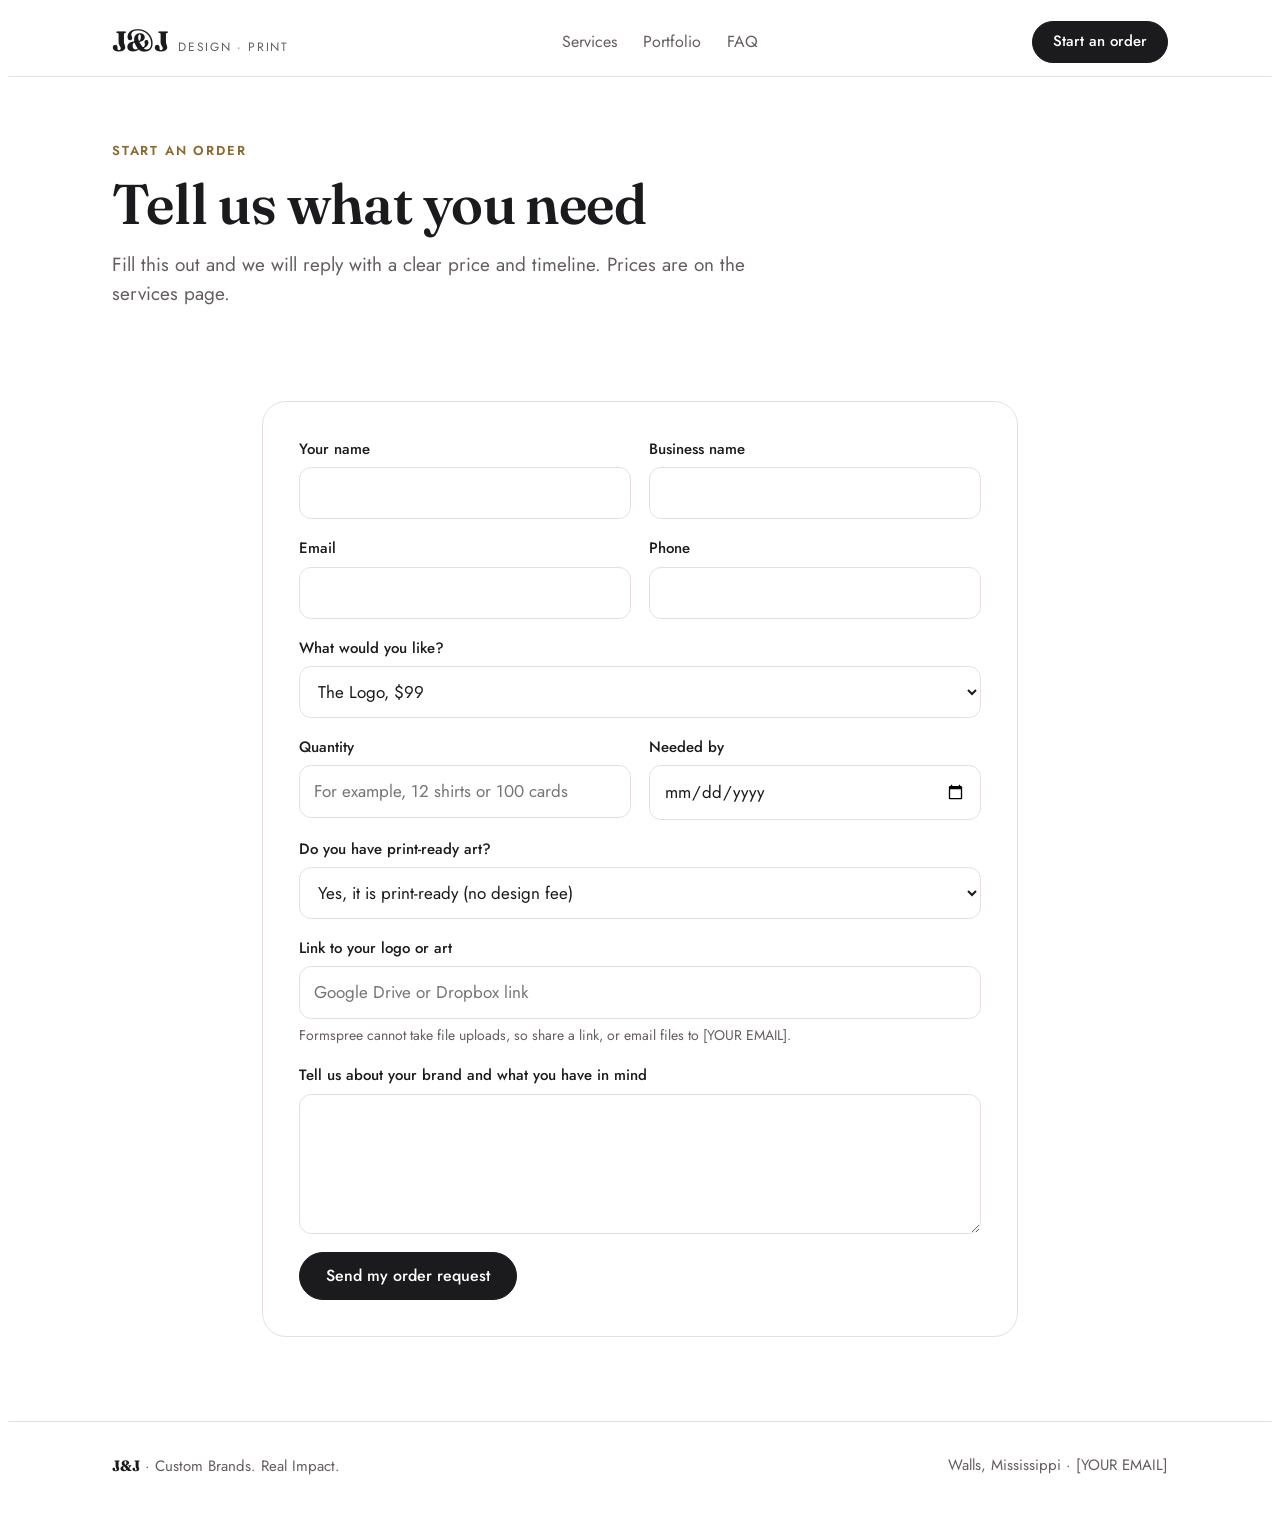
<file: order.html>
<!doctype html>
<html lang="en">
<head>
<meta charset="utf-8">
<meta name="viewport" content="width=device-width, initial-scale=1">
<title>J&J Order Form</title>

<link rel="preconnect" href="https://fonts.googleapis.com">
<link rel="preconnect" href="https://fonts.gstatic.com" crossorigin>
<link href="https://fonts.googleapis.com/css2?family=Fraunces:opsz,wght@9..144,500;9..144,600;9..144,700&family=Jost:wght@400;500;600&family=Allura&display=swap" rel="stylesheet">
<style>
/* Layout concept: a bright storefront. Sticky nav, a hero with a small mosaic of real offers,
   then one section per collection (design, apparel, print), each with prices visible, then steps and contact. */
:root {
  --bg: #ffffff;
  --soft: #fbf3f2;
  --ink: #1b1a1c;
  --muted: #655d61;
  --line: #eadfdd;
  --blush: #f3d9d8;
  --rose: #c4848e;
  --gold: #8a6a2f;
  --btn-bg: #1b1a1c;
  --btn-fg: #ffffff;
  --feature-bg: #1b1a1c;
  --feature-fg: #ffffff;
  --feature-muted: #d9cfd2;
  --font-display: 'Fraunces', Georgia, serif;
  --font-body: 'Jost', system-ui, sans-serif;
  --font-script: 'Allura', cursive;
}
@media (prefers-color-scheme: dark) {
  :root:not([data-theme="light"]) {
    --bg: #151315; --soft: #1e1a1c; --ink: #f6f0f0; --muted: #bcb1b5; --line: #352f32;
    --blush: #3a2a2e; --rose: #d99aa3; --gold: #d2b27a;
    --btn-bg: #f3d9d8; --btn-fg: #1b1a1c;
    --feature-bg: #f3d9d8; --feature-fg: #1b1a1c; --feature-muted: #4a3f43;
    color-scheme: dark;
  }
}
:root[data-theme="dark"] {
  --bg: #151315; --soft: #1e1a1c; --ink: #f6f0f0; --muted: #bcb1b5; --line: #352f32;
  --blush: #3a2a2e; --rose: #d99aa3; --gold: #d2b27a;
  --btn-bg: #f3d9d8; --btn-fg: #1b1a1c;
  --feature-bg: #f3d9d8; --feature-fg: #1b1a1c; --feature-muted: #4a3f43;
  color-scheme: dark;
}
* { box-sizing: border-box; }
html { scroll-behavior: smooth; }
@media (prefers-reduced-motion: reduce) { html { scroll-behavior: auto; } * { transition: none !important; } }
body { background: var(--bg); color: var(--ink); font-family: var(--font-body); font-size: 17px; line-height: 1.55; padding-inline: 0; }
h1, h2, h3 { font-family: var(--font-display); font-weight: 600; line-height: 1.12; margin: 0; text-wrap: balance; letter-spacing: -0.01em; }
p { margin: 0; }
a { color: inherit; }
:focus-visible { outline: 3px solid var(--rose); outline-offset: 3px; border-radius: 6px; }
.wrap { max-width: 1120px; margin-inline: auto; padding-inline: clamp(16px, 4vw, 32px); }
.eyebrow { font-size: 13px; font-weight: 600; letter-spacing: 0.14em; text-transform: uppercase; color: var(--gold); }
.btn { display: inline-flex; align-items: center; justify-content: center; min-height: 48px; padding: 0 26px; border-radius: 999px; background: var(--btn-bg); color: var(--btn-fg); font-weight: 500; font-size: 16px; text-decoration: none; border: 1.5px solid var(--btn-bg); transition: transform .15s ease; }
.btn:hover { transform: translateY(-2px); }
.btn.ghost { background: transparent; color: var(--ink); border-color: var(--ink); }

/* header */
header.top { position: sticky; top: env(safe-area-inset-top, 0px); z-index: 10; background: var(--bg); border-bottom: 1px solid var(--line); }
.bar { display: flex; align-items: center; justify-content: space-between; gap: 16px; min-height: 68px; }
.brand { display: flex; align-items: baseline; gap: 10px; text-decoration: none; }
.brand b { font-family: var(--font-display); font-size: 28px; font-weight: 700; letter-spacing: -0.02em; }
.brand span { font-size: 12px; letter-spacing: 0.14em; text-transform: uppercase; color: var(--muted); }
.links { display: none; gap: 26px; font-size: 16px; }
.links a { text-decoration: none; color: var(--muted); }
.links a:hover { color: var(--ink); }
.bar-right { display: flex; align-items: center; gap: 12px; }
.bar .btn { min-height: 42px; padding: 0 20px; font-size: 15px; }
details.mobile { position: relative; }
details.mobile summary { list-style: none; cursor: pointer; min-height: 42px; display: inline-flex; align-items: center; padding: 0 16px; border: 1.5px solid var(--line); border-radius: 999px; font-size: 15px; }
details.mobile summary::-webkit-details-marker { display: none; }
details.mobile nav { position: absolute; right: 0; top: 52px; min-width: 220px; background: var(--bg); border: 1px solid var(--line); border-radius: 16px; padding: 10px; display: flex; flex-direction: column; box-shadow: 0 12px 32px rgba(0,0,0,.12); }
details.mobile nav a { padding: 12px 14px; text-decoration: none; border-radius: 10px; }
details.mobile nav a:hover { background: var(--soft); }
@media (min-width: 900px) { .links { display: flex; } details.mobile { display: none; } }

/* hero */
.hero { padding-block: clamp(40px, 7vw, 88px); }
.hero-grid { display: grid; gap: 40px; grid-template-columns: 1fr; align-items: center; }
@media (min-width: 900px) { .hero-grid { grid-template-columns: 1.05fr 1fr; gap: 56px; } }
.hero h1 { font-size: clamp(38px, 6vw, 64px); margin-top: 14px; }
.hero h1 em { font-style: normal; font-family: var(--font-script); font-weight: 400; color: var(--rose); font-size: 1.25em; line-height: 0.8; }
.hero p.lead { font-size: 19px; color: var(--muted); max-width: 52ch; margin-top: 20px; }
.hero .cta { display: flex; flex-wrap: wrap; gap: 12px; margin-top: 30px; }
.mosaic { display: grid; grid-template-columns: 1fr 1fr; grid-template-rows: auto auto; gap: 14px; min-width: 0; }
.tile { border-radius: 20px; padding: 22px; display: flex; flex-direction: column; justify-content: space-between; gap: 18px; min-width: 0; }
.tile.a { grid-row: span 2; background: var(--blush); }
.tile.b { background: var(--feature-bg); color: var(--feature-fg); }
.tile.c { background: var(--soft); border: 1px solid var(--line); }
.tile small { font-size: 14px; }
.mock-card { background: #1b1a1c; color: #e6c887; border-radius: 10px; aspect-ratio: 7 / 4; display: flex; flex-direction: column; justify-content: center; align-items: center; gap: 4px; transform: rotate(-3deg); box-shadow: 0 10px 24px rgba(0,0,0,.18); }
.mock-card b { font-family: var(--font-display); font-size: 34px; letter-spacing: -0.02em; }
.mock-card i { font-style: normal; font-size: 11px; letter-spacing: 0.12em; text-transform: uppercase; color: #f3d9d8; text-align: center; padding-inline: 8px; }
.big { font-family: var(--font-display); font-size: 40px; font-weight: 600; line-height: 1; }

/* sections */
section { padding-block: clamp(48px, 7vw, 84px); }
section.soft { background: var(--soft); }
.head { display: flex; flex-direction: column; gap: 10px; margin-bottom: 36px; max-width: 62ch; }
.head h2 { font-size: clamp(30px, 4.2vw, 44px); }
.head p { color: var(--muted); }

/* collections */
.collections { display: grid; gap: 18px; grid-template-columns: repeat(auto-fit, minmax(min(100%, 300px), 1fr)); }
.coll { display: flex; flex-direction: column; gap: 14px; padding: 28px; border: 1px solid var(--line); border-radius: 20px; text-decoration: none; background: var(--bg); min-width: 0; transition: transform .15s ease, border-color .15s ease; }
.coll:hover { transform: translateY(-3px); border-color: var(--rose); }
.coll h3 { font-size: 26px; }
.coll p { color: var(--muted); }
.coll .from { margin-top: auto; padding-top: 6px; font-weight: 500; }
.coll .arrow { color: var(--gold); font-weight: 600; }

/* packages */
.packs { display: grid; gap: 18px; grid-template-columns: repeat(auto-fit, minmax(min(100%, 290px), 1fr)); align-items: stretch; }
.pack { display: flex; flex-direction: column; gap: 16px; padding: 30px; border-radius: 20px; border: 1px solid var(--line); background: var(--bg); min-width: 0; }
.pack.feature { background: var(--feature-bg); color: var(--feature-fg); border-color: var(--feature-bg); }
.pack .tag { align-self: flex-start; padding: 4px 12px; border-radius: 999px; background: var(--rose); color: #1b1a1c; font-size: 12px; font-weight: 600; letter-spacing: 0.1em; text-transform: uppercase; }
.pack h3 { font-size: 26px; }
.price { font-family: var(--font-display); font-size: 56px; font-weight: 600; line-height: 1; }
.price sup { font-size: 24px; vertical-align: top; position: relative; top: 8px; margin-right: 2px; }
.pack .for { color: var(--muted); }
.pack.feature .for { color: var(--feature-muted); }
ul.ticks { list-style: none; margin: 0; padding: 0; display: flex; flex-direction: column; gap: 10px; }
ul.ticks li { position: relative; padding-left: 22px; }
ul.ticks li::before { content: ""; position: absolute; left: 2px; top: 0.6em; width: 8px; height: 8px; border-radius: 50%; background: var(--rose); }
.pack .btn { margin-top: auto; }
.pack.feature .btn { background: var(--rose); color: #1b1a1c; border-color: var(--rose); }
.note { margin-top: 22px; color: var(--muted); font-size: 15px; }

/* apparel */
.two { display: grid; gap: 28px; grid-template-columns: repeat(auto-fit, minmax(min(100%, 340px), 1fr)); }
.tiers { display: grid; gap: 14px; grid-template-columns: repeat(3, minmax(0, 1fr)); }
.tier { padding: 22px 16px; border-radius: 16px; background: var(--bg); border: 1px solid var(--line); text-align: center; }
.tier .qty { font-size: 14px; color: var(--muted); }
.tier .amt { font-family: var(--font-display); font-size: 38px; font-weight: 600; line-height: 1.1; margin-top: 4px; }
.tier .per { font-size: 14px; color: var(--muted); }
.panel { padding: 26px; border-radius: 20px; background: var(--bg); border: 1px solid var(--line); min-width: 0; }
.panel h3 { font-size: 22px; margin-bottom: 12px; }
.rows { display: flex; flex-direction: column; }
.row { display: flex; justify-content: space-between; gap: 16px; padding: 11px 0; border-bottom: 1px solid var(--line); }
.row:last-child { border-bottom: 0; }
.row span:last-child { font-weight: 600; white-space: nowrap; font-variant-numeric: tabular-nums; }
.deal { margin-top: 14px; padding: 18px 20px; border-radius: 16px; background: var(--blush); display: flex; justify-content: space-between; align-items: center; gap: 16px; flex-wrap: wrap; }
.deal b { font-family: var(--font-display); font-size: 22px; }

/* print products */
.products { display: grid; gap: 16px; grid-template-columns: repeat(auto-fit, minmax(min(100%, 230px), 1fr)); }
.prod { border: 1px solid var(--line); border-radius: 20px; overflow: hidden; background: var(--bg); display: flex; flex-direction: column; min-width: 0; }
.prod .pic { background: var(--blush); color: var(--ink); height: 130px; display: flex; align-items: center; justify-content: center; }
.prod .pic svg { width: 64px; height: 64px; stroke: currentColor; fill: none; stroke-width: 1.5; stroke-linecap: round; stroke-linejoin: round; }
.prod .body { padding: 18px 20px 22px; display: flex; flex-direction: column; gap: 6px; }
.prod h3 { font-size: 20px; }
.prod .cost { font-weight: 600; }
.prod .sub { color: var(--muted); font-size: 15px; }

/* steps */
.steps { display: grid; gap: 18px; grid-template-columns: repeat(auto-fit, minmax(min(100%, 230px), 1fr)); counter-reset: s; list-style: none; padding: 0; margin: 0; }
.steps li { counter-increment: s; padding: 24px; border-radius: 20px; border: 1px solid var(--line); background: var(--bg); display: flex; flex-direction: column; gap: 8px; }
.steps li::before { content: counter(s); width: 36px; height: 36px; border-radius: 50%; background: var(--blush); color: var(--ink); display: flex; align-items: center; justify-content: center; font-family: var(--font-display); font-weight: 600; }
.steps h3 { font-size: 20px; }
.steps p { color: var(--muted); font-size: 16px; }

/* contact */
.contact { display: grid; gap: 28px; grid-template-columns: repeat(auto-fit, minmax(min(100%, 320px), 1fr)); align-items: start; }
.contact h2 { font-size: clamp(30px, 4.2vw, 44px); }
.contact .lines { display: flex; flex-direction: column; gap: 14px; }
.contact .lines div { display: flex; flex-direction: column; }
.contact .lines small { font-size: 13px; letter-spacing: 0.12em; text-transform: uppercase; color: var(--gold); font-weight: 600; }
.contact .lines span { user-select: all; font-size: 19px; }
footer { border-top: 1px solid var(--line); padding-block: 32px; color: var(--muted); font-size: 15px; }
footer .wrap { display: flex; flex-wrap: wrap; justify-content: space-between; gap: 12px; }

/* form */
.form { display: grid; gap: 18px; grid-template-columns: repeat(2, minmax(0, 1fr)); }
.form .full { grid-column: 1 / -1; }
@media (max-width: 640px) { .form { grid-template-columns: 1fr; } }
.field { display: flex; flex-direction: column; gap: 6px; min-width: 0; }
.field label { font-size: 15px; font-weight: 500; }
.field .hint { font-size: 14px; color: var(--muted); }
.field input, .field select, .field textarea { font: inherit; color: var(--ink); background: var(--bg); border: 1.5px solid var(--line); border-radius: 12px; padding: 12px 14px; min-height: 48px; width: 100%; }
.field textarea { min-height: 140px; resize: vertical; }
.field input:focus, .field select:focus, .field textarea:focus { border-color: var(--rose); outline: 3px solid color-mix(in srgb, var(--rose) 35%, transparent); outline-offset: 0; }
.hp { position: absolute; left: -9999px; height: 0; width: 0; overflow: hidden; }
.formcard { padding: clamp(20px, 4vw, 36px); border: 1px solid var(--line); border-radius: 24px; background: var(--bg); }
.pagehead { padding-block: clamp(36px, 6vw, 64px) 8px; }
.pagehead h1 { font-size: clamp(36px, 5.4vw, 56px); margin-top: 12px; }
.pagehead p { color: var(--muted); margin-top: 14px; max-width: 58ch; font-size: 19px; }
/* faq */
.faq { display: flex; flex-direction: column; max-width: 820px; }
.faq details { border-bottom: 1px solid var(--line); padding-block: 4px; }
.faq summary { cursor: pointer; list-style: none; padding: 18px 40px 18px 0; font-family: var(--font-display); font-size: 21px; font-weight: 600; position: relative; }
.faq summary::-webkit-details-marker { display: none; }
.faq summary::after { content: "+"; position: absolute; right: 6px; top: 50%; transform: translateY(-50%); font-size: 26px; color: var(--gold); }
.faq details[open] summary::after { content: "\2212"; }
.faq .ans { padding: 0 0 20px; color: var(--muted); max-width: 64ch; }
/* portfolio */
.gallery { display: grid; gap: 16px; grid-template-columns: repeat(auto-fit, minmax(min(100%, 320px), 1fr)); }
.work { border: 1px solid var(--line); border-radius: 20px; overflow: hidden; background: var(--bg); min-width: 0; }
.work .shot { aspect-ratio: 4 / 3; max-width: 100%; background: var(--blush); display: flex; align-items: center; justify-content: center; text-align: center; padding: 20px; color: var(--muted); font-size: 15px; }
.work .cap { padding: 16px 20px 20px; display: flex; flex-direction: column; gap: 2px; }
.work .cap b { font-family: var(--font-display); font-size: 20px; font-weight: 600; }
.work .cap span { color: var(--muted); font-size: 15px; }
</style>
</head>
<body>


<header class="top">
  <div class="wrap bar">
    <a class="brand" href="./" aria-label="J&amp;J home"><b>J&amp;J</b><span>Design &middot; Print</span></a>
    <nav class="links" aria-label="Main"><a href="services.html">Services</a><a href="portfolio.html">Portfolio</a><a href="faq.html">FAQ</a></nav>
    <div class="bar-right">
      <a class="btn" href="order.html">Start an order</a>
      <details class="mobile">
        <summary>Menu</summary>
        <nav aria-label="Mobile"><a href="services.html">Services</a><a href="portfolio.html">Portfolio</a><a href="faq.html">FAQ</a><a href="order.html">Order</a></nav>
      </details>
    </div>
  </div>
</header>

<main id="top">
<div class="pagehead"><div class="wrap">
  <div class="eyebrow">Start an order</div>
  <h1>Tell us what you need</h1>
  <p>Fill this out and we will reply with a clear price and timeline. Prices are on the services page.</p>
</div></div>
<section><div class="wrap" style="max-width: 820px;">
<form class="formcard" id="order-form" method="POST" action="https://formspree.io/f/YOUR_ORDER_FORM_ID">
  <div class="form">
    <div class="field"><label for="f-name">Your name</label><input id="f-name" name="name" type="text" required autocomplete="name"></div>
    <div class="field"><label for="f-biz">Business name</label><input id="f-biz" name="business" type="text" autocomplete="organization"></div>
    <div class="field"><label for="f-email">Email</label><input id="f-email" name="email" type="email" required autocomplete="email"></div>
    <div class="field"><label for="f-phone">Phone</label><input id="f-phone" name="phone" type="tel" autocomplete="tel"></div>
    <div class="field full"><label for="f-pick">What would you like?</label>
      <select id="f-pick" name="request" required>
        <optgroup label="Brand Packages" data-service="design">
          <option value="logo" data-service="design">The Logo, $99</option>
          <option value="brand" data-service="design">The Brand, $225</option>
          <option value="builder" data-service="design">The Brand Builder, $375</option>
          <option value="board" data-service="design">Brand board add-on, $40</option>
        </optgroup>
        <optgroup label="Custom Apparel" data-service="apparel">
          <option value="tees" data-service="apparel">5 branded tees, $85</option>
          <option value="shirts" data-service="apparel">Custom shirts by quantity, from $20 each</option>
        </optgroup>
        <optgroup label="Print and Promo" data-service="print">
          <option value="cards" data-service="print">Business cards, from $70</option>
          <option value="menu" data-service="print">Price menu or flyer, $25</option>
          <option value="tote" data-service="print">Branded tote, $20</option>
          <option value="cape" data-service="print">Scrub top or cape, $40 each</option>
          <option value="planner" data-service="print">Digital planner, $30</option>
          <option value="other" data-service="print">Something else</option>
        </optgroup>
      </select>
    </div>
    <div class="field"><label for="f-qty">Quantity</label><input id="f-qty" name="quantity" type="text" placeholder="For example, 12 shirts or 100 cards"></div>
    <div class="field"><label for="f-date">Needed by</label><input id="f-date" name="needed_by" type="date"></div>
    <div class="field full"><label for="f-art">Do you have print-ready art?</label>
      <select id="f-art" name="art">
        <option value="ready">Yes, it is print-ready (no design fee)</option>
        <option value="cleanup">I have a file that needs cleanup ($10)</option>
        <option value="arrange">I have a logo and need it arranged ($20)</option>
        <option value="scratch">I need a design from scratch ($35)</option>
        <option value="package">It is part of a brand package</option>
      </select>
    </div>
    <div class="field full"><label for="f-link">Link to your logo or art</label><input id="f-link" name="art_link" type="url" placeholder="Google Drive or Dropbox link"><span class="hint">Formspree cannot take file uploads, so share a link, or email files to [YOUR EMAIL].</span></div>
    <div class="field full"><label for="f-msg">Tell us about your brand and what you have in mind</label><textarea id="f-msg" name="message" required></textarea></div>
    <div class="hp" aria-hidden="true"><label for="f-gotcha">Leave this empty</label><input id="f-gotcha" name="_gotcha" type="text" tabindex="-1" autocomplete="off"></div>
    <div class="full"><button class="btn" type="submit" style="cursor: pointer; font-family: inherit;">Send my order request</button></div>
  </div>
</form>
</div></section>
</main>

<footer>
  <div class="wrap">
    <div><b style="font-family: var(--font-display); color: var(--ink);">J&amp;J</b> &middot; Custom Brands. Real Impact.</div>
    <div>Walls, Mississippi &middot; [YOUR EMAIL]</div>
  </div>
</footer>
<script>
/* Paste one Formspree form ID per service. Leave two the same to share a form. */
var FORMS = {
  design: 'https://formspree.io/f/YOUR_DESIGN_FORM_ID',
  apparel: 'https://formspree.io/f/YOUR_APPAREL_FORM_ID',
  print: 'https://formspree.io/f/YOUR_PRINT_FORM_ID'
};
(function () {
  var form = document.getElementById('order-form');
  var sel = document.getElementById('f-pick');
  function route() {
    var opt = sel.options[sel.selectedIndex];
    var svc = opt && opt.getAttribute('data-service');
    if (svc && FORMS[svc]) form.setAttribute('action', FORMS[svc]);
  }
  var params = new URLSearchParams(window.location.search);
  var pick = params.get('pick');
  var svc = params.get('service');
  if (pick) {
    for (var i = 0; i < sel.options.length; i++) { if (sel.options[i].value === pick) { sel.selectedIndex = i; break; } }
  } else if (svc) {
    for (var j = 0; j < sel.options.length; j++) { if (sel.options[j].getAttribute('data-service') === svc) { sel.selectedIndex = j; break; } }
  }
  sel.addEventListener('change', route);
  route();
})();
</script>
</body>
</html>
</file>
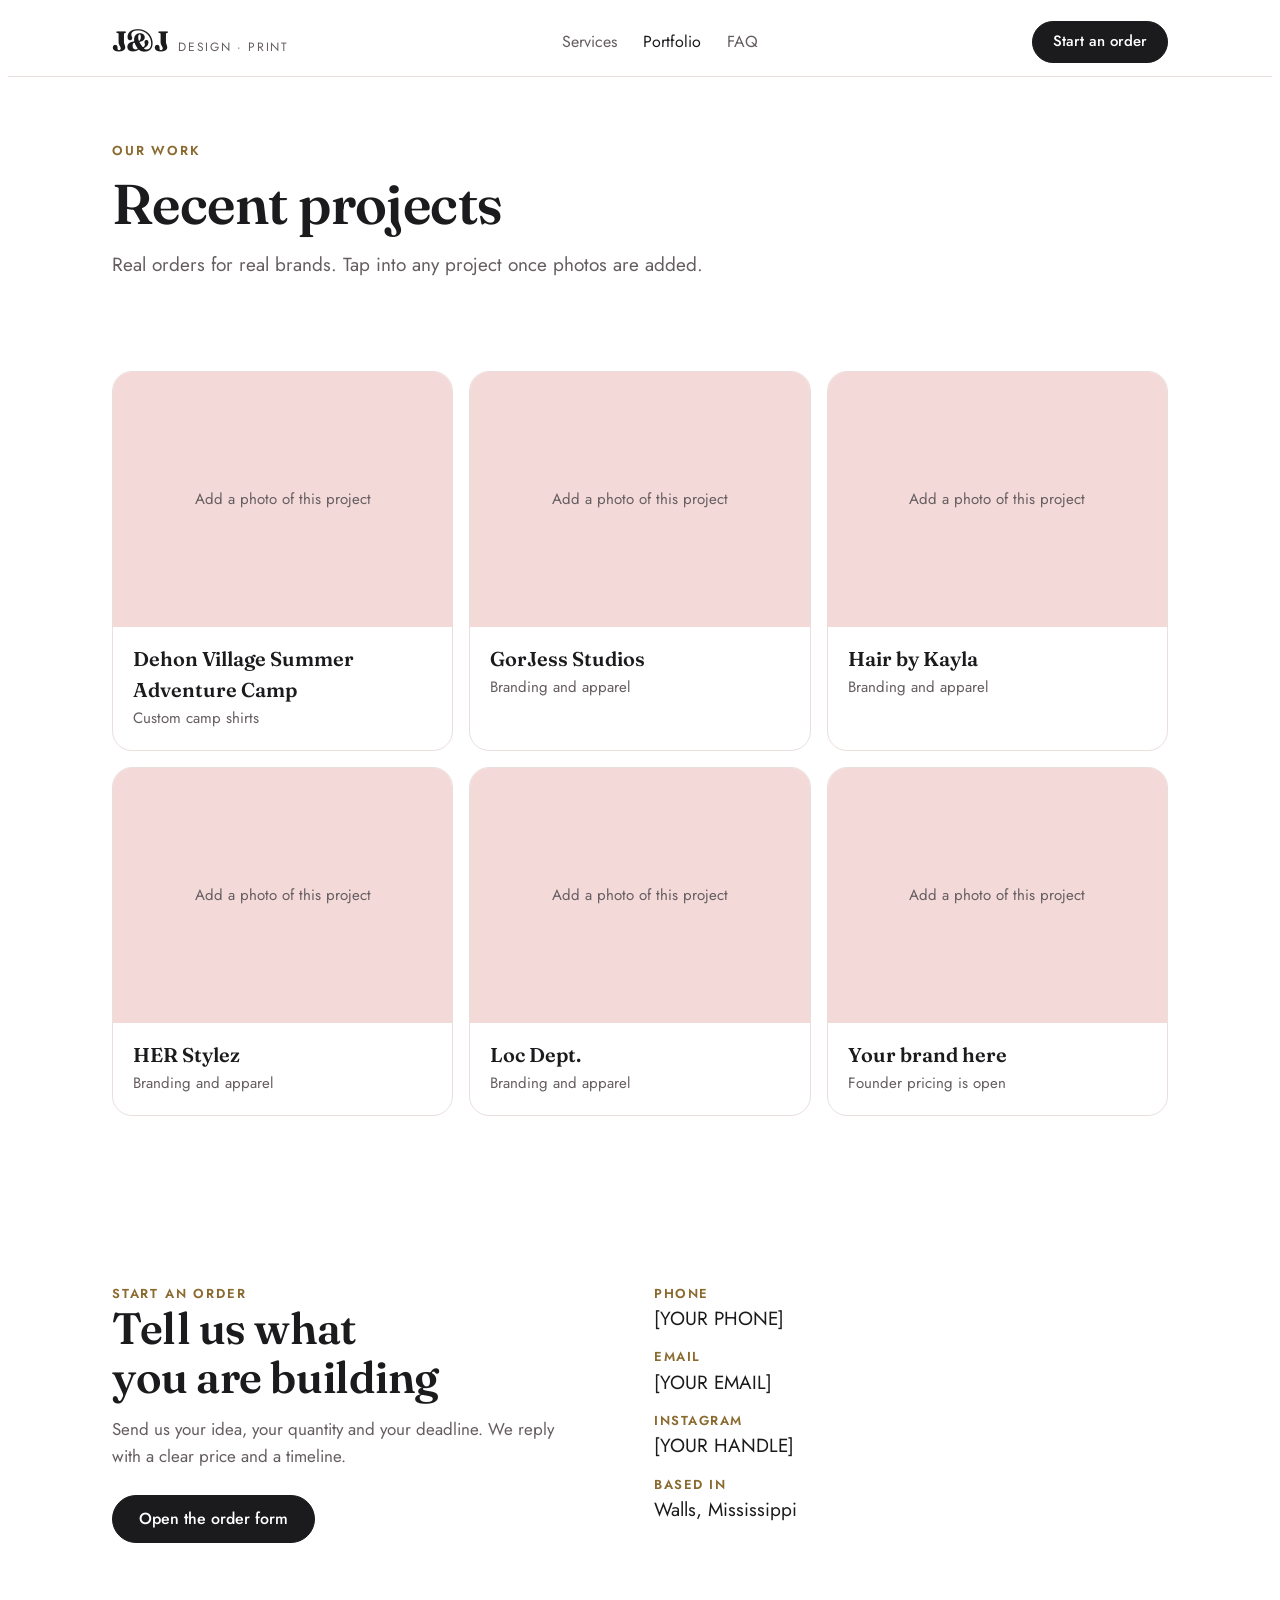
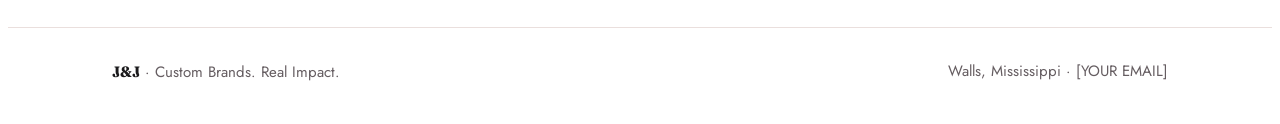
<file: portfolio.html>
<!doctype html>
<html lang="en">
<head>
<meta charset="utf-8">
<meta name="viewport" content="width=device-width, initial-scale=1">
<title>J&J Portfolio</title>

<link rel="preconnect" href="https://fonts.googleapis.com">
<link rel="preconnect" href="https://fonts.gstatic.com" crossorigin>
<link href="https://fonts.googleapis.com/css2?family=Fraunces:opsz,wght@9..144,500;9..144,600;9..144,700&family=Jost:wght@400;500;600&family=Allura&display=swap" rel="stylesheet">
<style>
/* Layout concept: a bright storefront. Sticky nav, a hero with a small mosaic of real offers,
   then one section per collection (design, apparel, print), each with prices visible, then steps and contact. */
:root {
  --bg: #ffffff;
  --soft: #fbf3f2;
  --ink: #1b1a1c;
  --muted: #655d61;
  --line: #eadfdd;
  --blush: #f3d9d8;
  --rose: #c4848e;
  --gold: #8a6a2f;
  --btn-bg: #1b1a1c;
  --btn-fg: #ffffff;
  --feature-bg: #1b1a1c;
  --feature-fg: #ffffff;
  --feature-muted: #d9cfd2;
  --font-display: 'Fraunces', Georgia, serif;
  --font-body: 'Jost', system-ui, sans-serif;
  --font-script: 'Allura', cursive;
}
@media (prefers-color-scheme: dark) {
  :root:not([data-theme="light"]) {
    --bg: #151315; --soft: #1e1a1c; --ink: #f6f0f0; --muted: #bcb1b5; --line: #352f32;
    --blush: #3a2a2e; --rose: #d99aa3; --gold: #d2b27a;
    --btn-bg: #f3d9d8; --btn-fg: #1b1a1c;
    --feature-bg: #f3d9d8; --feature-fg: #1b1a1c; --feature-muted: #4a3f43;
    color-scheme: dark;
  }
}
:root[data-theme="dark"] {
  --bg: #151315; --soft: #1e1a1c; --ink: #f6f0f0; --muted: #bcb1b5; --line: #352f32;
  --blush: #3a2a2e; --rose: #d99aa3; --gold: #d2b27a;
  --btn-bg: #f3d9d8; --btn-fg: #1b1a1c;
  --feature-bg: #f3d9d8; --feature-fg: #1b1a1c; --feature-muted: #4a3f43;
  color-scheme: dark;
}
* { box-sizing: border-box; }
html { scroll-behavior: smooth; }
@media (prefers-reduced-motion: reduce) { html { scroll-behavior: auto; } * { transition: none !important; } }
body { background: var(--bg); color: var(--ink); font-family: var(--font-body); font-size: 17px; line-height: 1.55; padding-inline: 0; }
h1, h2, h3 { font-family: var(--font-display); font-weight: 600; line-height: 1.12; margin: 0; text-wrap: balance; letter-spacing: -0.01em; }
p { margin: 0; }
a { color: inherit; }
:focus-visible { outline: 3px solid var(--rose); outline-offset: 3px; border-radius: 6px; }
.wrap { max-width: 1120px; margin-inline: auto; padding-inline: clamp(16px, 4vw, 32px); }
.eyebrow { font-size: 13px; font-weight: 600; letter-spacing: 0.14em; text-transform: uppercase; color: var(--gold); }
.btn { display: inline-flex; align-items: center; justify-content: center; min-height: 48px; padding: 0 26px; border-radius: 999px; background: var(--btn-bg); color: var(--btn-fg); font-weight: 500; font-size: 16px; text-decoration: none; border: 1.5px solid var(--btn-bg); transition: transform .15s ease; }
.btn:hover { transform: translateY(-2px); }
.btn.ghost { background: transparent; color: var(--ink); border-color: var(--ink); }

/* header */
header.top { position: sticky; top: env(safe-area-inset-top, 0px); z-index: 10; background: var(--bg); border-bottom: 1px solid var(--line); }
.bar { display: flex; align-items: center; justify-content: space-between; gap: 16px; min-height: 68px; }
.brand { display: flex; align-items: baseline; gap: 10px; text-decoration: none; }
.brand b { font-family: var(--font-display); font-size: 28px; font-weight: 700; letter-spacing: -0.02em; }
.brand span { font-size: 12px; letter-spacing: 0.14em; text-transform: uppercase; color: var(--muted); }
.links { display: none; gap: 26px; font-size: 16px; }
.links a { text-decoration: none; color: var(--muted); }
.links a:hover { color: var(--ink); }
.bar-right { display: flex; align-items: center; gap: 12px; }
.bar .btn { min-height: 42px; padding: 0 20px; font-size: 15px; }
details.mobile { position: relative; }
details.mobile summary { list-style: none; cursor: pointer; min-height: 42px; display: inline-flex; align-items: center; padding: 0 16px; border: 1.5px solid var(--line); border-radius: 999px; font-size: 15px; }
details.mobile summary::-webkit-details-marker { display: none; }
details.mobile nav { position: absolute; right: 0; top: 52px; min-width: 220px; background: var(--bg); border: 1px solid var(--line); border-radius: 16px; padding: 10px; display: flex; flex-direction: column; box-shadow: 0 12px 32px rgba(0,0,0,.12); }
details.mobile nav a { padding: 12px 14px; text-decoration: none; border-radius: 10px; }
details.mobile nav a:hover { background: var(--soft); }
@media (min-width: 900px) { .links { display: flex; } details.mobile { display: none; } }

/* hero */
.hero { padding-block: clamp(40px, 7vw, 88px); }
.hero-grid { display: grid; gap: 40px; grid-template-columns: 1fr; align-items: center; }
@media (min-width: 900px) { .hero-grid { grid-template-columns: 1.05fr 1fr; gap: 56px; } }
.hero h1 { font-size: clamp(38px, 6vw, 64px); margin-top: 14px; }
.hero h1 em { font-style: normal; font-family: var(--font-script); font-weight: 400; color: var(--rose); font-size: 1.25em; line-height: 0.8; }
.hero p.lead { font-size: 19px; color: var(--muted); max-width: 52ch; margin-top: 20px; }
.hero .cta { display: flex; flex-wrap: wrap; gap: 12px; margin-top: 30px; }
.mosaic { display: grid; grid-template-columns: 1fr 1fr; grid-template-rows: auto auto; gap: 14px; min-width: 0; }
.tile { border-radius: 20px; padding: 22px; display: flex; flex-direction: column; justify-content: space-between; gap: 18px; min-width: 0; }
.tile.a { grid-row: span 2; background: var(--blush); }
.tile.b { background: var(--feature-bg); color: var(--feature-fg); }
.tile.c { background: var(--soft); border: 1px solid var(--line); }
.tile small { font-size: 14px; }
.mock-card { background: #1b1a1c; color: #e6c887; border-radius: 10px; aspect-ratio: 7 / 4; display: flex; flex-direction: column; justify-content: center; align-items: center; gap: 4px; transform: rotate(-3deg); box-shadow: 0 10px 24px rgba(0,0,0,.18); }
.mock-card b { font-family: var(--font-display); font-size: 34px; letter-spacing: -0.02em; }
.mock-card i { font-style: normal; font-size: 11px; letter-spacing: 0.12em; text-transform: uppercase; color: #f3d9d8; text-align: center; padding-inline: 8px; }
.big { font-family: var(--font-display); font-size: 40px; font-weight: 600; line-height: 1; }

/* sections */
section { padding-block: clamp(48px, 7vw, 84px); }
section.soft { background: var(--soft); }
.head { display: flex; flex-direction: column; gap: 10px; margin-bottom: 36px; max-width: 62ch; }
.head h2 { font-size: clamp(30px, 4.2vw, 44px); }
.head p { color: var(--muted); }

/* collections */
.collections { display: grid; gap: 18px; grid-template-columns: repeat(auto-fit, minmax(min(100%, 300px), 1fr)); }
.coll { display: flex; flex-direction: column; gap: 14px; padding: 28px; border: 1px solid var(--line); border-radius: 20px; text-decoration: none; background: var(--bg); min-width: 0; transition: transform .15s ease, border-color .15s ease; }
.coll:hover { transform: translateY(-3px); border-color: var(--rose); }
.coll h3 { font-size: 26px; }
.coll p { color: var(--muted); }
.coll .from { margin-top: auto; padding-top: 6px; font-weight: 500; }
.coll .arrow { color: var(--gold); font-weight: 600; }

/* packages */
.packs { display: grid; gap: 18px; grid-template-columns: repeat(auto-fit, minmax(min(100%, 290px), 1fr)); align-items: stretch; }
.pack { display: flex; flex-direction: column; gap: 16px; padding: 30px; border-radius: 20px; border: 1px solid var(--line); background: var(--bg); min-width: 0; }
.pack.feature { background: var(--feature-bg); color: var(--feature-fg); border-color: var(--feature-bg); }
.pack .tag { align-self: flex-start; padding: 4px 12px; border-radius: 999px; background: var(--rose); color: #1b1a1c; font-size: 12px; font-weight: 600; letter-spacing: 0.1em; text-transform: uppercase; }
.pack h3 { font-size: 26px; }
.price { font-family: var(--font-display); font-size: 56px; font-weight: 600; line-height: 1; }
.price sup { font-size: 24px; vertical-align: top; position: relative; top: 8px; margin-right: 2px; }
.pack .for { color: var(--muted); }
.pack.feature .for { color: var(--feature-muted); }
ul.ticks { list-style: none; margin: 0; padding: 0; display: flex; flex-direction: column; gap: 10px; }
ul.ticks li { position: relative; padding-left: 22px; }
ul.ticks li::before { content: ""; position: absolute; left: 2px; top: 0.6em; width: 8px; height: 8px; border-radius: 50%; background: var(--rose); }
.pack .btn { margin-top: auto; }
.pack.feature .btn { background: var(--rose); color: #1b1a1c; border-color: var(--rose); }
.note { margin-top: 22px; color: var(--muted); font-size: 15px; }

/* apparel */
.two { display: grid; gap: 28px; grid-template-columns: repeat(auto-fit, minmax(min(100%, 340px), 1fr)); }
.tiers { display: grid; gap: 14px; grid-template-columns: repeat(3, minmax(0, 1fr)); }
.tier { padding: 22px 16px; border-radius: 16px; background: var(--bg); border: 1px solid var(--line); text-align: center; }
.tier .qty { font-size: 14px; color: var(--muted); }
.tier .amt { font-family: var(--font-display); font-size: 38px; font-weight: 600; line-height: 1.1; margin-top: 4px; }
.tier .per { font-size: 14px; color: var(--muted); }
.panel { padding: 26px; border-radius: 20px; background: var(--bg); border: 1px solid var(--line); min-width: 0; }
.panel h3 { font-size: 22px; margin-bottom: 12px; }
.rows { display: flex; flex-direction: column; }
.row { display: flex; justify-content: space-between; gap: 16px; padding: 11px 0; border-bottom: 1px solid var(--line); }
.row:last-child { border-bottom: 0; }
.row span:last-child { font-weight: 600; white-space: nowrap; font-variant-numeric: tabular-nums; }
.deal { margin-top: 14px; padding: 18px 20px; border-radius: 16px; background: var(--blush); display: flex; justify-content: space-between; align-items: center; gap: 16px; flex-wrap: wrap; }
.deal b { font-family: var(--font-display); font-size: 22px; }

/* print products */
.products { display: grid; gap: 16px; grid-template-columns: repeat(auto-fit, minmax(min(100%, 230px), 1fr)); }
.prod { border: 1px solid var(--line); border-radius: 20px; overflow: hidden; background: var(--bg); display: flex; flex-direction: column; min-width: 0; }
.prod .pic { background: var(--blush); color: var(--ink); height: 130px; display: flex; align-items: center; justify-content: center; }
.prod .pic svg { width: 64px; height: 64px; stroke: currentColor; fill: none; stroke-width: 1.5; stroke-linecap: round; stroke-linejoin: round; }
.prod .body { padding: 18px 20px 22px; display: flex; flex-direction: column; gap: 6px; }
.prod h3 { font-size: 20px; }
.prod .cost { font-weight: 600; }
.prod .sub { color: var(--muted); font-size: 15px; }

/* steps */
.steps { display: grid; gap: 18px; grid-template-columns: repeat(auto-fit, minmax(min(100%, 230px), 1fr)); counter-reset: s; list-style: none; padding: 0; margin: 0; }
.steps li { counter-increment: s; padding: 24px; border-radius: 20px; border: 1px solid var(--line); background: var(--bg); display: flex; flex-direction: column; gap: 8px; }
.steps li::before { content: counter(s); width: 36px; height: 36px; border-radius: 50%; background: var(--blush); color: var(--ink); display: flex; align-items: center; justify-content: center; font-family: var(--font-display); font-weight: 600; }
.steps h3 { font-size: 20px; }
.steps p { color: var(--muted); font-size: 16px; }

/* contact */
.contact { display: grid; gap: 28px; grid-template-columns: repeat(auto-fit, minmax(min(100%, 320px), 1fr)); align-items: start; }
.contact h2 { font-size: clamp(30px, 4.2vw, 44px); }
.contact .lines { display: flex; flex-direction: column; gap: 14px; }
.contact .lines div { display: flex; flex-direction: column; }
.contact .lines small { font-size: 13px; letter-spacing: 0.12em; text-transform: uppercase; color: var(--gold); font-weight: 600; }
.contact .lines span { user-select: all; font-size: 19px; }
footer { border-top: 1px solid var(--line); padding-block: 32px; color: var(--muted); font-size: 15px; }
footer .wrap { display: flex; flex-wrap: wrap; justify-content: space-between; gap: 12px; }

/* form */
.form { display: grid; gap: 18px; grid-template-columns: repeat(2, minmax(0, 1fr)); }
.form .full { grid-column: 1 / -1; }
@media (max-width: 640px) { .form { grid-template-columns: 1fr; } }
.field { display: flex; flex-direction: column; gap: 6px; min-width: 0; }
.field label { font-size: 15px; font-weight: 500; }
.field .hint { font-size: 14px; color: var(--muted); }
.field input, .field select, .field textarea { font: inherit; color: var(--ink); background: var(--bg); border: 1.5px solid var(--line); border-radius: 12px; padding: 12px 14px; min-height: 48px; width: 100%; }
.field textarea { min-height: 140px; resize: vertical; }
.field input:focus, .field select:focus, .field textarea:focus { border-color: var(--rose); outline: 3px solid color-mix(in srgb, var(--rose) 35%, transparent); outline-offset: 0; }
.hp { position: absolute; left: -9999px; height: 0; width: 0; overflow: hidden; }
.formcard { padding: clamp(20px, 4vw, 36px); border: 1px solid var(--line); border-radius: 24px; background: var(--bg); }
.pagehead { padding-block: clamp(36px, 6vw, 64px) 8px; }
.pagehead h1 { font-size: clamp(36px, 5.4vw, 56px); margin-top: 12px; }
.pagehead p { color: var(--muted); margin-top: 14px; max-width: 58ch; font-size: 19px; }
/* faq */
.faq { display: flex; flex-direction: column; max-width: 820px; }
.faq details { border-bottom: 1px solid var(--line); padding-block: 4px; }
.faq summary { cursor: pointer; list-style: none; padding: 18px 40px 18px 0; font-family: var(--font-display); font-size: 21px; font-weight: 600; position: relative; }
.faq summary::-webkit-details-marker { display: none; }
.faq summary::after { content: "+"; position: absolute; right: 6px; top: 50%; transform: translateY(-50%); font-size: 26px; color: var(--gold); }
.faq details[open] summary::after { content: "\2212"; }
.faq .ans { padding: 0 0 20px; color: var(--muted); max-width: 64ch; }
/* portfolio */
.gallery { display: grid; gap: 16px; grid-template-columns: repeat(auto-fit, minmax(min(100%, 320px), 1fr)); }
.work { border: 1px solid var(--line); border-radius: 20px; overflow: hidden; background: var(--bg); min-width: 0; }
.work .shot { aspect-ratio: 4 / 3; max-width: 100%; background: var(--blush); display: flex; align-items: center; justify-content: center; text-align: center; padding: 20px; color: var(--muted); font-size: 15px; }
.work .cap { padding: 16px 20px 20px; display: flex; flex-direction: column; gap: 2px; }
.work .cap b { font-family: var(--font-display); font-size: 20px; font-weight: 600; }
.work .cap span { color: var(--muted); font-size: 15px; }
</style>
</head>
<body>


<header class="top">
  <div class="wrap bar">
    <a class="brand" href="./" aria-label="J&amp;J home"><b>J&amp;J</b><span>Design &middot; Print</span></a>
    <nav class="links" aria-label="Main"><a href="services.html">Services</a><a href="portfolio.html" aria-current="page" style="color: var(--ink)">Portfolio</a><a href="faq.html">FAQ</a></nav>
    <div class="bar-right">
      <a class="btn" href="order.html">Start an order</a>
      <details class="mobile">
        <summary>Menu</summary>
        <nav aria-label="Mobile"><a href="services.html">Services</a><a href="portfolio.html" aria-current="page" style="color: var(--ink)">Portfolio</a><a href="faq.html">FAQ</a><a href="order.html">Order</a></nav>
      </details>
    </div>
  </div>
</header>

<main id="top">
<div class="pagehead"><div class="wrap">
  <div class="eyebrow">Our work</div>
  <h1>Recent projects</h1>
  <p>Real orders for real brands. Tap into any project once photos are added.</p>
</div></div>
<section><div class="wrap"><div class="gallery"><div class="work"><div class="shot">Add a photo of this project</div><div class="cap"><b>Dehon Village Summer Adventure Camp</b><span>Custom camp shirts</span></div></div><div class="work"><div class="shot">Add a photo of this project</div><div class="cap"><b>GorJess Studios</b><span>Branding and apparel</span></div></div><div class="work"><div class="shot">Add a photo of this project</div><div class="cap"><b>Hair by Kayla</b><span>Branding and apparel</span></div></div><div class="work"><div class="shot">Add a photo of this project</div><div class="cap"><b>HER Stylez</b><span>Branding and apparel</span></div></div><div class="work"><div class="shot">Add a photo of this project</div><div class="cap"><b>Loc Dept.</b><span>Branding and apparel</span></div></div><div class="work"><div class="shot">Add a photo of this project</div><div class="cap"><b>Your brand here</b><span>Founder pricing is open</span></div></div></div></div></section><section>
  <div class="wrap contact">
    <div>
      <div class="eyebrow">Start an order</div>
      <h2>Tell us what you are building</h2>
      <p style="color: var(--muted); margin-top: 14px; max-width: 46ch;">Send us your idea, your quantity and your deadline. We reply with a clear price and a timeline.</p>
      <div style="margin-top: 26px;"><a class="btn" href="order.html">Open the order form</a></div>
    </div>
    <div class="lines">
      <div><small>Phone</small><span>[YOUR PHONE]</span></div>
      <div><small>Email</small><span>[YOUR EMAIL]</span></div>
      <div><small>Instagram</small><span>[YOUR HANDLE]</span></div>
      <div><small>Based in</small><span>Walls, Mississippi</span></div>
    </div>
  </div>
</section>
</main>

<footer>
  <div class="wrap">
    <div><b style="font-family: var(--font-display); color: var(--ink);">J&amp;J</b> &middot; Custom Brands. Real Impact.</div>
    <div>Walls, Mississippi &middot; [YOUR EMAIL]</div>
  </div>
</footer>

</body>
</html>
</file>
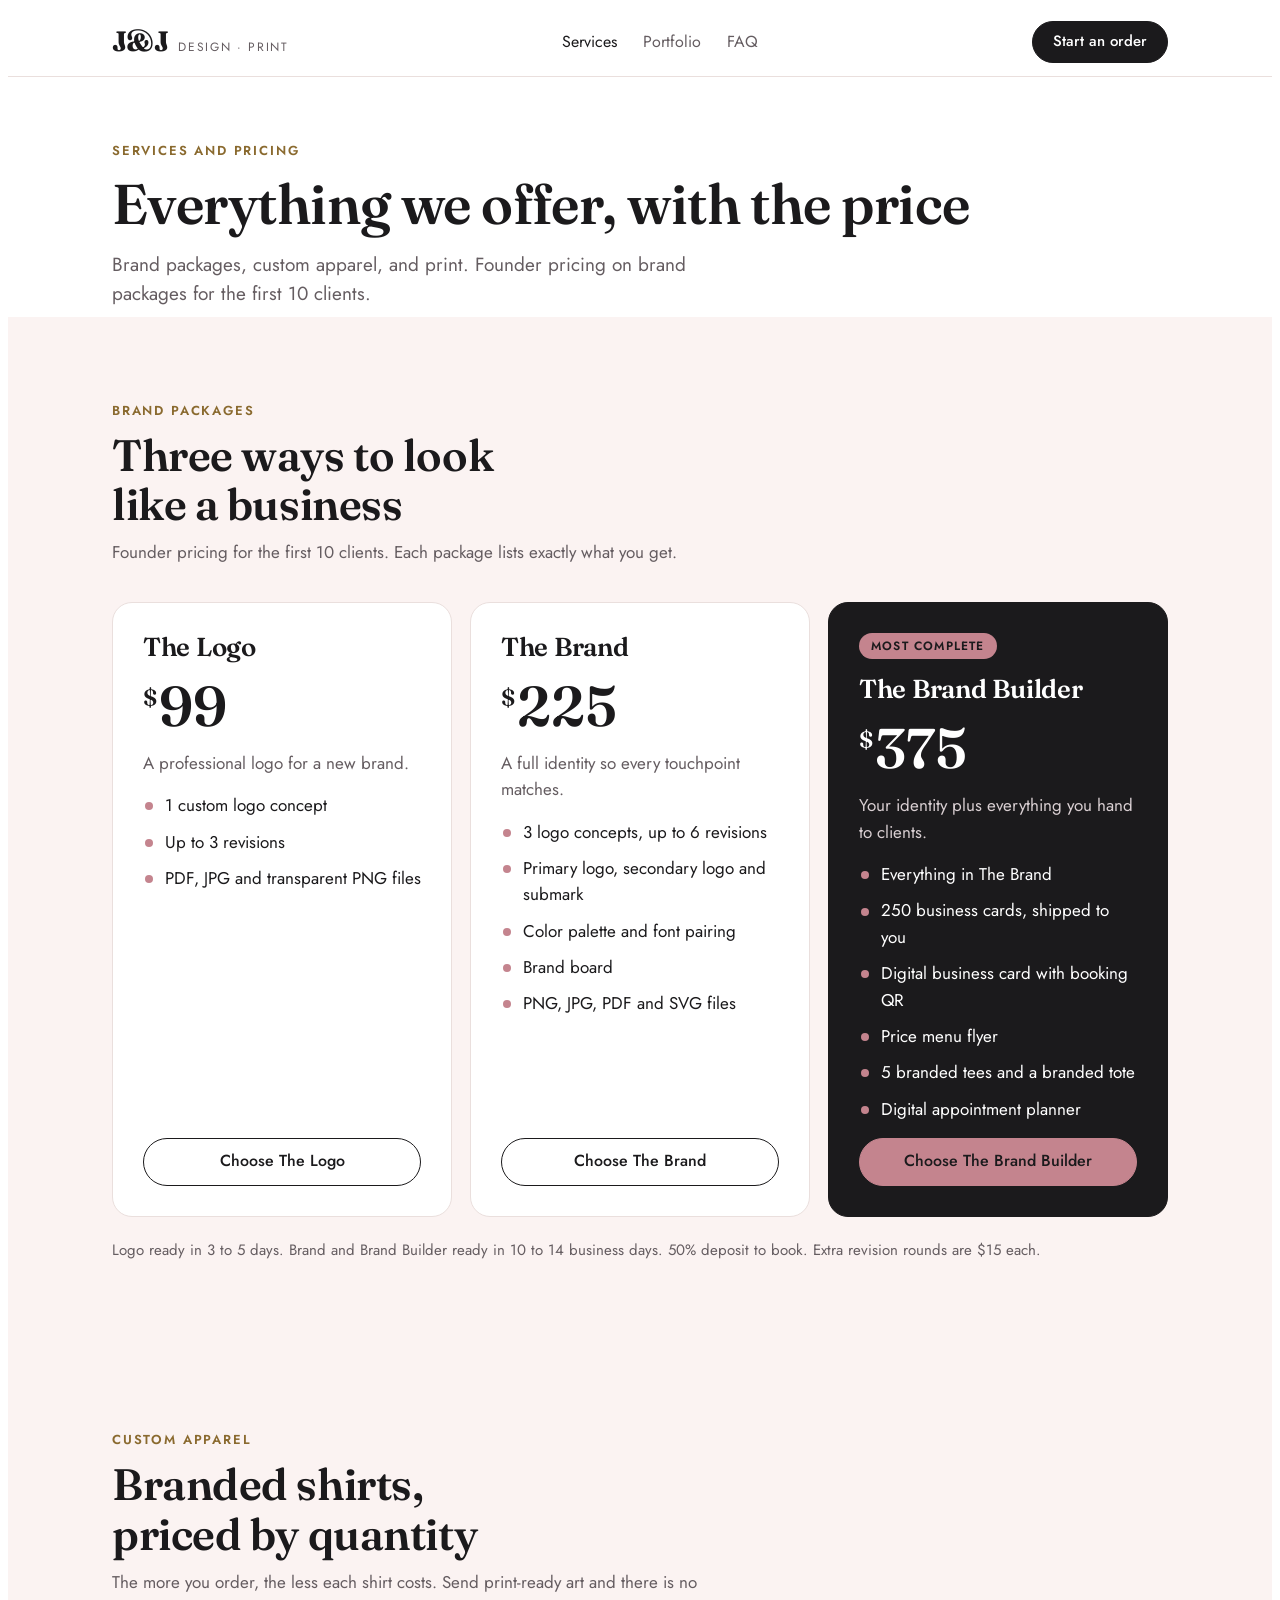
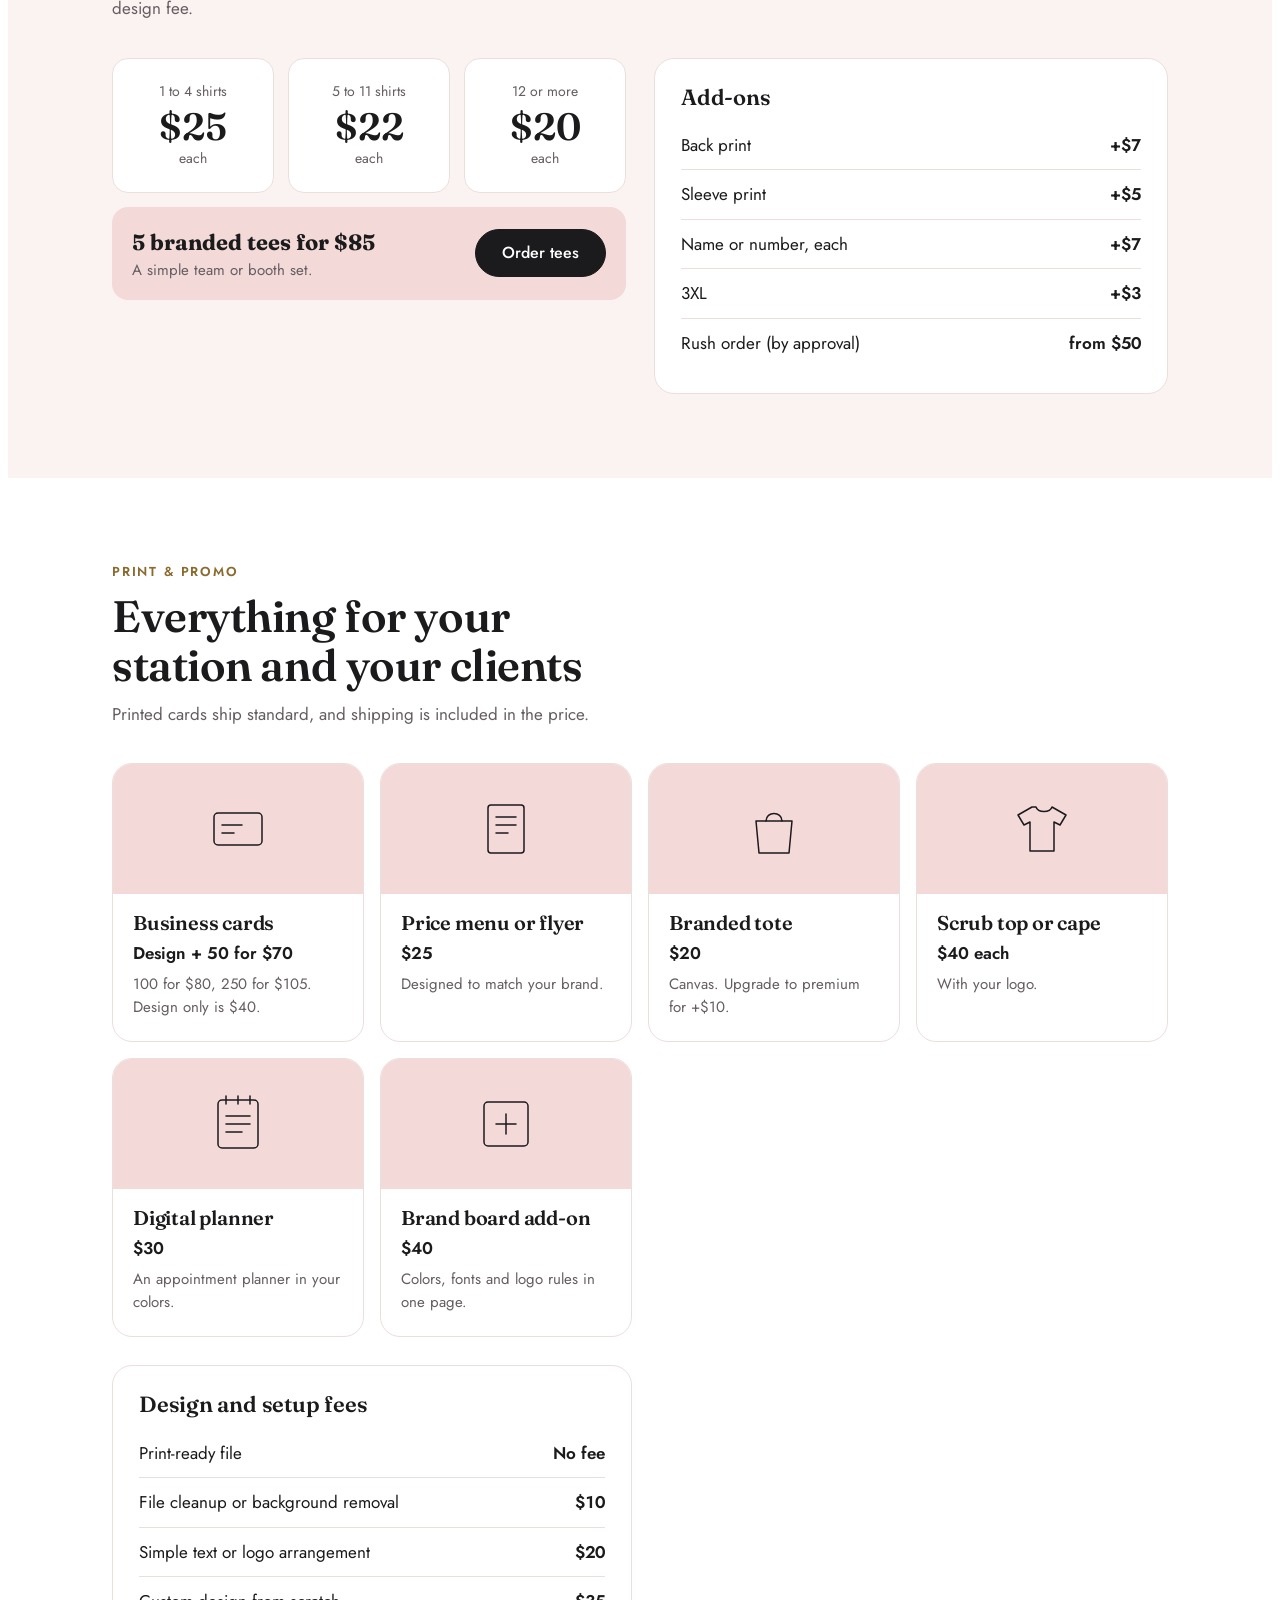
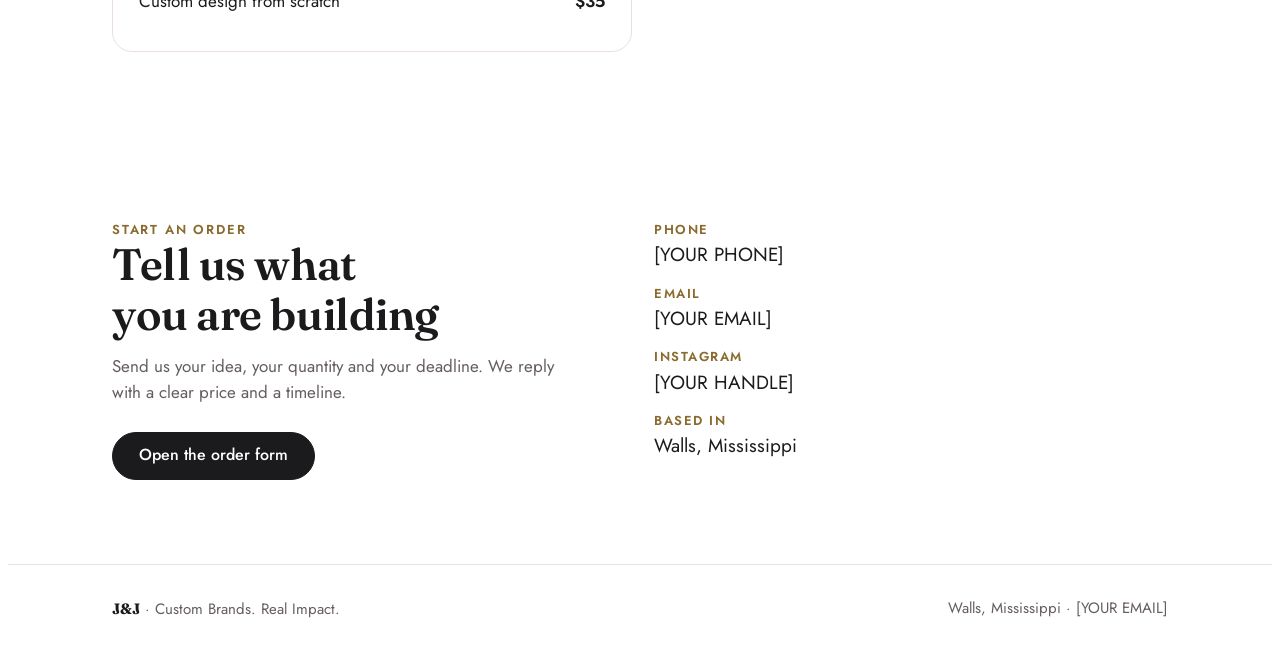
<file: services.html>
<!doctype html>
<html lang="en">
<head>
<meta charset="utf-8">
<meta name="viewport" content="width=device-width, initial-scale=1">
<title>J&J Services</title>

<link rel="preconnect" href="https://fonts.googleapis.com">
<link rel="preconnect" href="https://fonts.gstatic.com" crossorigin>
<link href="https://fonts.googleapis.com/css2?family=Fraunces:opsz,wght@9..144,500;9..144,600;9..144,700&family=Jost:wght@400;500;600&family=Allura&display=swap" rel="stylesheet">
<style>
/* Layout concept: a bright storefront. Sticky nav, a hero with a small mosaic of real offers,
   then one section per collection (design, apparel, print), each with prices visible, then steps and contact. */
:root {
  --bg: #ffffff;
  --soft: #fbf3f2;
  --ink: #1b1a1c;
  --muted: #655d61;
  --line: #eadfdd;
  --blush: #f3d9d8;
  --rose: #c4848e;
  --gold: #8a6a2f;
  --btn-bg: #1b1a1c;
  --btn-fg: #ffffff;
  --feature-bg: #1b1a1c;
  --feature-fg: #ffffff;
  --feature-muted: #d9cfd2;
  --font-display: 'Fraunces', Georgia, serif;
  --font-body: 'Jost', system-ui, sans-serif;
  --font-script: 'Allura', cursive;
}
@media (prefers-color-scheme: dark) {
  :root:not([data-theme="light"]) {
    --bg: #151315; --soft: #1e1a1c; --ink: #f6f0f0; --muted: #bcb1b5; --line: #352f32;
    --blush: #3a2a2e; --rose: #d99aa3; --gold: #d2b27a;
    --btn-bg: #f3d9d8; --btn-fg: #1b1a1c;
    --feature-bg: #f3d9d8; --feature-fg: #1b1a1c; --feature-muted: #4a3f43;
    color-scheme: dark;
  }
}
:root[data-theme="dark"] {
  --bg: #151315; --soft: #1e1a1c; --ink: #f6f0f0; --muted: #bcb1b5; --line: #352f32;
  --blush: #3a2a2e; --rose: #d99aa3; --gold: #d2b27a;
  --btn-bg: #f3d9d8; --btn-fg: #1b1a1c;
  --feature-bg: #f3d9d8; --feature-fg: #1b1a1c; --feature-muted: #4a3f43;
  color-scheme: dark;
}
* { box-sizing: border-box; }
html { scroll-behavior: smooth; }
@media (prefers-reduced-motion: reduce) { html { scroll-behavior: auto; } * { transition: none !important; } }
body { background: var(--bg); color: var(--ink); font-family: var(--font-body); font-size: 17px; line-height: 1.55; padding-inline: 0; }
h1, h2, h3 { font-family: var(--font-display); font-weight: 600; line-height: 1.12; margin: 0; text-wrap: balance; letter-spacing: -0.01em; }
p { margin: 0; }
a { color: inherit; }
:focus-visible { outline: 3px solid var(--rose); outline-offset: 3px; border-radius: 6px; }
.wrap { max-width: 1120px; margin-inline: auto; padding-inline: clamp(16px, 4vw, 32px); }
.eyebrow { font-size: 13px; font-weight: 600; letter-spacing: 0.14em; text-transform: uppercase; color: var(--gold); }
.btn { display: inline-flex; align-items: center; justify-content: center; min-height: 48px; padding: 0 26px; border-radius: 999px; background: var(--btn-bg); color: var(--btn-fg); font-weight: 500; font-size: 16px; text-decoration: none; border: 1.5px solid var(--btn-bg); transition: transform .15s ease; }
.btn:hover { transform: translateY(-2px); }
.btn.ghost { background: transparent; color: var(--ink); border-color: var(--ink); }

/* header */
header.top { position: sticky; top: env(safe-area-inset-top, 0px); z-index: 10; background: var(--bg); border-bottom: 1px solid var(--line); }
.bar { display: flex; align-items: center; justify-content: space-between; gap: 16px; min-height: 68px; }
.brand { display: flex; align-items: baseline; gap: 10px; text-decoration: none; }
.brand b { font-family: var(--font-display); font-size: 28px; font-weight: 700; letter-spacing: -0.02em; }
.brand span { font-size: 12px; letter-spacing: 0.14em; text-transform: uppercase; color: var(--muted); }
.links { display: none; gap: 26px; font-size: 16px; }
.links a { text-decoration: none; color: var(--muted); }
.links a:hover { color: var(--ink); }
.bar-right { display: flex; align-items: center; gap: 12px; }
.bar .btn { min-height: 42px; padding: 0 20px; font-size: 15px; }
details.mobile { position: relative; }
details.mobile summary { list-style: none; cursor: pointer; min-height: 42px; display: inline-flex; align-items: center; padding: 0 16px; border: 1.5px solid var(--line); border-radius: 999px; font-size: 15px; }
details.mobile summary::-webkit-details-marker { display: none; }
details.mobile nav { position: absolute; right: 0; top: 52px; min-width: 220px; background: var(--bg); border: 1px solid var(--line); border-radius: 16px; padding: 10px; display: flex; flex-direction: column; box-shadow: 0 12px 32px rgba(0,0,0,.12); }
details.mobile nav a { padding: 12px 14px; text-decoration: none; border-radius: 10px; }
details.mobile nav a:hover { background: var(--soft); }
@media (min-width: 900px) { .links { display: flex; } details.mobile { display: none; } }

/* hero */
.hero { padding-block: clamp(40px, 7vw, 88px); }
.hero-grid { display: grid; gap: 40px; grid-template-columns: 1fr; align-items: center; }
@media (min-width: 900px) { .hero-grid { grid-template-columns: 1.05fr 1fr; gap: 56px; } }
.hero h1 { font-size: clamp(38px, 6vw, 64px); margin-top: 14px; }
.hero h1 em { font-style: normal; font-family: var(--font-script); font-weight: 400; color: var(--rose); font-size: 1.25em; line-height: 0.8; }
.hero p.lead { font-size: 19px; color: var(--muted); max-width: 52ch; margin-top: 20px; }
.hero .cta { display: flex; flex-wrap: wrap; gap: 12px; margin-top: 30px; }
.mosaic { display: grid; grid-template-columns: 1fr 1fr; grid-template-rows: auto auto; gap: 14px; min-width: 0; }
.tile { border-radius: 20px; padding: 22px; display: flex; flex-direction: column; justify-content: space-between; gap: 18px; min-width: 0; }
.tile.a { grid-row: span 2; background: var(--blush); }
.tile.b { background: var(--feature-bg); color: var(--feature-fg); }
.tile.c { background: var(--soft); border: 1px solid var(--line); }
.tile small { font-size: 14px; }
.mock-card { background: #1b1a1c; color: #e6c887; border-radius: 10px; aspect-ratio: 7 / 4; display: flex; flex-direction: column; justify-content: center; align-items: center; gap: 4px; transform: rotate(-3deg); box-shadow: 0 10px 24px rgba(0,0,0,.18); }
.mock-card b { font-family: var(--font-display); font-size: 34px; letter-spacing: -0.02em; }
.mock-card i { font-style: normal; font-size: 11px; letter-spacing: 0.12em; text-transform: uppercase; color: #f3d9d8; text-align: center; padding-inline: 8px; }
.big { font-family: var(--font-display); font-size: 40px; font-weight: 600; line-height: 1; }

/* sections */
section { padding-block: clamp(48px, 7vw, 84px); }
section.soft { background: var(--soft); }
.head { display: flex; flex-direction: column; gap: 10px; margin-bottom: 36px; max-width: 62ch; }
.head h2 { font-size: clamp(30px, 4.2vw, 44px); }
.head p { color: var(--muted); }

/* collections */
.collections { display: grid; gap: 18px; grid-template-columns: repeat(auto-fit, minmax(min(100%, 300px), 1fr)); }
.coll { display: flex; flex-direction: column; gap: 14px; padding: 28px; border: 1px solid var(--line); border-radius: 20px; text-decoration: none; background: var(--bg); min-width: 0; transition: transform .15s ease, border-color .15s ease; }
.coll:hover { transform: translateY(-3px); border-color: var(--rose); }
.coll h3 { font-size: 26px; }
.coll p { color: var(--muted); }
.coll .from { margin-top: auto; padding-top: 6px; font-weight: 500; }
.coll .arrow { color: var(--gold); font-weight: 600; }

/* packages */
.packs { display: grid; gap: 18px; grid-template-columns: repeat(auto-fit, minmax(min(100%, 290px), 1fr)); align-items: stretch; }
.pack { display: flex; flex-direction: column; gap: 16px; padding: 30px; border-radius: 20px; border: 1px solid var(--line); background: var(--bg); min-width: 0; }
.pack.feature { background: var(--feature-bg); color: var(--feature-fg); border-color: var(--feature-bg); }
.pack .tag { align-self: flex-start; padding: 4px 12px; border-radius: 999px; background: var(--rose); color: #1b1a1c; font-size: 12px; font-weight: 600; letter-spacing: 0.1em; text-transform: uppercase; }
.pack h3 { font-size: 26px; }
.price { font-family: var(--font-display); font-size: 56px; font-weight: 600; line-height: 1; }
.price sup { font-size: 24px; vertical-align: top; position: relative; top: 8px; margin-right: 2px; }
.pack .for { color: var(--muted); }
.pack.feature .for { color: var(--feature-muted); }
ul.ticks { list-style: none; margin: 0; padding: 0; display: flex; flex-direction: column; gap: 10px; }
ul.ticks li { position: relative; padding-left: 22px; }
ul.ticks li::before { content: ""; position: absolute; left: 2px; top: 0.6em; width: 8px; height: 8px; border-radius: 50%; background: var(--rose); }
.pack .btn { margin-top: auto; }
.pack.feature .btn { background: var(--rose); color: #1b1a1c; border-color: var(--rose); }
.note { margin-top: 22px; color: var(--muted); font-size: 15px; }

/* apparel */
.two { display: grid; gap: 28px; grid-template-columns: repeat(auto-fit, minmax(min(100%, 340px), 1fr)); }
.tiers { display: grid; gap: 14px; grid-template-columns: repeat(3, minmax(0, 1fr)); }
.tier { padding: 22px 16px; border-radius: 16px; background: var(--bg); border: 1px solid var(--line); text-align: center; }
.tier .qty { font-size: 14px; color: var(--muted); }
.tier .amt { font-family: var(--font-display); font-size: 38px; font-weight: 600; line-height: 1.1; margin-top: 4px; }
.tier .per { font-size: 14px; color: var(--muted); }
.panel { padding: 26px; border-radius: 20px; background: var(--bg); border: 1px solid var(--line); min-width: 0; }
.panel h3 { font-size: 22px; margin-bottom: 12px; }
.rows { display: flex; flex-direction: column; }
.row { display: flex; justify-content: space-between; gap: 16px; padding: 11px 0; border-bottom: 1px solid var(--line); }
.row:last-child { border-bottom: 0; }
.row span:last-child { font-weight: 600; white-space: nowrap; font-variant-numeric: tabular-nums; }
.deal { margin-top: 14px; padding: 18px 20px; border-radius: 16px; background: var(--blush); display: flex; justify-content: space-between; align-items: center; gap: 16px; flex-wrap: wrap; }
.deal b { font-family: var(--font-display); font-size: 22px; }

/* print products */
.products { display: grid; gap: 16px; grid-template-columns: repeat(auto-fit, minmax(min(100%, 230px), 1fr)); }
.prod { border: 1px solid var(--line); border-radius: 20px; overflow: hidden; background: var(--bg); display: flex; flex-direction: column; min-width: 0; }
.prod .pic { background: var(--blush); color: var(--ink); height: 130px; display: flex; align-items: center; justify-content: center; }
.prod .pic svg { width: 64px; height: 64px; stroke: currentColor; fill: none; stroke-width: 1.5; stroke-linecap: round; stroke-linejoin: round; }
.prod .body { padding: 18px 20px 22px; display: flex; flex-direction: column; gap: 6px; }
.prod h3 { font-size: 20px; }
.prod .cost { font-weight: 600; }
.prod .sub { color: var(--muted); font-size: 15px; }

/* steps */
.steps { display: grid; gap: 18px; grid-template-columns: repeat(auto-fit, minmax(min(100%, 230px), 1fr)); counter-reset: s; list-style: none; padding: 0; margin: 0; }
.steps li { counter-increment: s; padding: 24px; border-radius: 20px; border: 1px solid var(--line); background: var(--bg); display: flex; flex-direction: column; gap: 8px; }
.steps li::before { content: counter(s); width: 36px; height: 36px; border-radius: 50%; background: var(--blush); color: var(--ink); display: flex; align-items: center; justify-content: center; font-family: var(--font-display); font-weight: 600; }
.steps h3 { font-size: 20px; }
.steps p { color: var(--muted); font-size: 16px; }

/* contact */
.contact { display: grid; gap: 28px; grid-template-columns: repeat(auto-fit, minmax(min(100%, 320px), 1fr)); align-items: start; }
.contact h2 { font-size: clamp(30px, 4.2vw, 44px); }
.contact .lines { display: flex; flex-direction: column; gap: 14px; }
.contact .lines div { display: flex; flex-direction: column; }
.contact .lines small { font-size: 13px; letter-spacing: 0.12em; text-transform: uppercase; color: var(--gold); font-weight: 600; }
.contact .lines span { user-select: all; font-size: 19px; }
footer { border-top: 1px solid var(--line); padding-block: 32px; color: var(--muted); font-size: 15px; }
footer .wrap { display: flex; flex-wrap: wrap; justify-content: space-between; gap: 12px; }

/* form */
.form { display: grid; gap: 18px; grid-template-columns: repeat(2, minmax(0, 1fr)); }
.form .full { grid-column: 1 / -1; }
@media (max-width: 640px) { .form { grid-template-columns: 1fr; } }
.field { display: flex; flex-direction: column; gap: 6px; min-width: 0; }
.field label { font-size: 15px; font-weight: 500; }
.field .hint { font-size: 14px; color: var(--muted); }
.field input, .field select, .field textarea { font: inherit; color: var(--ink); background: var(--bg); border: 1.5px solid var(--line); border-radius: 12px; padding: 12px 14px; min-height: 48px; width: 100%; }
.field textarea { min-height: 140px; resize: vertical; }
.field input:focus, .field select:focus, .field textarea:focus { border-color: var(--rose); outline: 3px solid color-mix(in srgb, var(--rose) 35%, transparent); outline-offset: 0; }
.hp { position: absolute; left: -9999px; height: 0; width: 0; overflow: hidden; }
.formcard { padding: clamp(20px, 4vw, 36px); border: 1px solid var(--line); border-radius: 24px; background: var(--bg); }
.pagehead { padding-block: clamp(36px, 6vw, 64px) 8px; }
.pagehead h1 { font-size: clamp(36px, 5.4vw, 56px); margin-top: 12px; }
.pagehead p { color: var(--muted); margin-top: 14px; max-width: 58ch; font-size: 19px; }
/* faq */
.faq { display: flex; flex-direction: column; max-width: 820px; }
.faq details { border-bottom: 1px solid var(--line); padding-block: 4px; }
.faq summary { cursor: pointer; list-style: none; padding: 18px 40px 18px 0; font-family: var(--font-display); font-size: 21px; font-weight: 600; position: relative; }
.faq summary::-webkit-details-marker { display: none; }
.faq summary::after { content: "+"; position: absolute; right: 6px; top: 50%; transform: translateY(-50%); font-size: 26px; color: var(--gold); }
.faq details[open] summary::after { content: "\2212"; }
.faq .ans { padding: 0 0 20px; color: var(--muted); max-width: 64ch; }
/* portfolio */
.gallery { display: grid; gap: 16px; grid-template-columns: repeat(auto-fit, minmax(min(100%, 320px), 1fr)); }
.work { border: 1px solid var(--line); border-radius: 20px; overflow: hidden; background: var(--bg); min-width: 0; }
.work .shot { aspect-ratio: 4 / 3; max-width: 100%; background: var(--blush); display: flex; align-items: center; justify-content: center; text-align: center; padding: 20px; color: var(--muted); font-size: 15px; }
.work .cap { padding: 16px 20px 20px; display: flex; flex-direction: column; gap: 2px; }
.work .cap b { font-family: var(--font-display); font-size: 20px; font-weight: 600; }
.work .cap span { color: var(--muted); font-size: 15px; }
</style>
</head>
<body>


<header class="top">
  <div class="wrap bar">
    <a class="brand" href="./" aria-label="J&amp;J home"><b>J&amp;J</b><span>Design &middot; Print</span></a>
    <nav class="links" aria-label="Main"><a href="services.html" aria-current="page" style="color: var(--ink)">Services</a><a href="portfolio.html">Portfolio</a><a href="faq.html">FAQ</a></nav>
    <div class="bar-right">
      <a class="btn" href="order.html">Start an order</a>
      <details class="mobile">
        <summary>Menu</summary>
        <nav aria-label="Mobile"><a href="services.html" aria-current="page" style="color: var(--ink)">Services</a><a href="portfolio.html">Portfolio</a><a href="faq.html">FAQ</a><a href="order.html">Order</a></nav>
      </details>
    </div>
  </div>
</header>

<main id="top">
<div class="pagehead"><div class="wrap">
  <div class="eyebrow">Services and pricing</div>
  <h1>Everything we offer, with the price</h1>
  <p>Brand packages, custom apparel, and print. Founder pricing on brand packages for the first 10 clients.</p>
</div></div><section class="soft" id="design">
  <div class="wrap">
    <div class="head">
      <div class="eyebrow">Brand Packages</div>
      <h2>Three ways to look like a business</h2>
      <p>Founder pricing for the first 10 clients. Each package lists exactly what you get.</p>
    </div>
    <div class="packs">
      <div class="pack">
        <h3>The Logo</h3>
        <div class="price"><sup>$</sup>99</div>
        <p class="for">A professional logo for a new brand.</p>
        <ul class="ticks">
          <li>1 custom logo concept</li>
          <li>Up to 3 revisions</li>
          <li>PDF, JPG and transparent PNG files</li>
        </ul>
        <a class="btn ghost" href="order.html?service=design&amp;pick=logo">Choose The Logo</a>
      </div>
      <div class="pack">
        <h3>The Brand</h3>
        <div class="price"><sup>$</sup>225</div>
        <p class="for">A full identity so every touchpoint matches.</p>
        <ul class="ticks">
          <li>3 logo concepts, up to 6 revisions</li>
          <li>Primary logo, secondary logo and submark</li>
          <li>Color palette and font pairing</li>
          <li>Brand board</li>
          <li>PNG, JPG, PDF and SVG files</li>
        </ul>
        <a class="btn ghost" href="order.html?service=design&amp;pick=brand">Choose The Brand</a>
      </div>
      <div class="pack feature">
        <span class="tag">Most complete</span>
        <h3>The Brand Builder</h3>
        <div class="price"><sup>$</sup>375</div>
        <p class="for">Your identity plus everything you hand to clients.</p>
        <ul class="ticks">
          <li>Everything in The Brand</li>
          <li>250 business cards, shipped to you</li>
          <li>Digital business card with booking QR</li>
          <li>Price menu flyer</li>
          <li>5 branded tees and a branded tote</li>
          <li>Digital appointment planner</li>
        </ul>
        <a class="btn" href="order.html?service=design&amp;pick=builder">Choose The Brand Builder</a>
      </div>
    </div>
    <p class="note">Logo ready in 3 to 5 days. Brand and Brand Builder ready in 10 to 14 business days. 50% deposit to book. Extra revision rounds are $15 each.</p>
  </div>
</section><section class="soft" id="apparel">
  <div class="wrap">
    <div class="head">
      <div class="eyebrow">Custom Apparel</div>
      <h2>Branded shirts, priced by quantity</h2>
      <p>The more you order, the less each shirt costs. Send print-ready art and there is no design fee.</p>
    </div>
    <div class="two">
      <div>
        <div class="tiers">
          <div class="tier"><div class="qty">1 to 4 shirts</div><div class="amt">$25</div><div class="per">each</div></div>
          <div class="tier"><div class="qty">5 to 11 shirts</div><div class="amt">$22</div><div class="per">each</div></div>
          <div class="tier"><div class="qty">12 or more</div><div class="amt">$20</div><div class="per">each</div></div>
        </div>
        <div class="deal">
          <div><b>5 branded tees for $85</b><div style="color: var(--muted); font-size: 15px;">A simple team or booth set.</div></div>
          <a class="btn" href="order.html?service=apparel&amp;pick=tees">Order tees</a>
        </div>
      </div>
      <div class="panel">
        <h3>Add-ons</h3>
        <div class="rows">
          <div class="row"><span>Back print</span><span>+$7</span></div>
          <div class="row"><span>Sleeve print</span><span>+$5</span></div>
          <div class="row"><span>Name or number, each</span><span>+$7</span></div>
          <div class="row"><span>3XL</span><span>+$3</span></div>
          <div class="row"><span>Rush order (by approval)</span><span>from $50</span></div>
        </div>
      </div>
    </div>
  </div>
</section><section id="print">
  <div class="wrap">
    <div class="head">
      <div class="eyebrow">Print &amp; Promo</div>
      <h2>Everything for your station and your clients</h2>
      <p>Printed cards ship standard, and shipping is included in the price.</p>
    </div>
    <div class="products">
      <a class="prod" href="order.html?service=print&amp;pick=cards" style="text-decoration: none;">
        <div class="pic"><svg viewBox="0 0 64 64" aria-hidden="true"><rect x="8" y="16" width="48" height="32" rx="4"/><path d="M16 28h20M16 36h12"/></svg></div>
        <div class="body"><h3>Business cards</h3><div class="cost">Design + 50 for $70</div><div class="sub">100 for $80, 250 for $105. Design only is $40.</div></div>
      </a>
      <a class="prod" href="order.html?service=print&amp;pick=menu" style="text-decoration: none;">
        <div class="pic"><svg viewBox="0 0 64 64" aria-hidden="true"><rect x="14" y="8" width="36" height="48" rx="3"/><path d="M22 20h20M22 28h20M22 36h12"/></svg></div>
        <div class="body"><h3>Price menu or flyer</h3><div class="cost">$25</div><div class="sub">Designed to match your brand.</div></div>
      </a>
      <a class="prod" href="order.html?service=print&amp;pick=tote" style="text-decoration: none;">
        <div class="pic"><svg viewBox="0 0 64 64" aria-hidden="true"><path d="M14 24h36l-3 32H17z"/><path d="M24 24c0-10 16-10 16 0"/></svg></div>
        <div class="body"><h3>Branded tote</h3><div class="cost">$20</div><div class="sub">Canvas. Upgrade to premium for +$10.</div></div>
      </a>
      <a class="prod" href="order.html?service=print&amp;pick=cape" style="text-decoration: none;">
        <div class="pic"><svg viewBox="0 0 64 64" aria-hidden="true"><path d="M22 10l-14 8 6 10 6-3v29h24V25l6 3 6-10-14-8c-2 6-14 6-16 0z"/></svg></div>
        <div class="body"><h3>Scrub top or cape</h3><div class="cost">$40 each</div><div class="sub">With your logo.</div></div>
      </a>
      <a class="prod" href="order.html?service=print&amp;pick=planner" style="text-decoration: none;">
        <div class="pic"><svg viewBox="0 0 64 64" aria-hidden="true"><rect x="12" y="8" width="40" height="48" rx="4"/><path d="M20 4v8M32 4v8M44 4v8M20 24h24M20 32h24M20 40h16"/></svg></div>
        <div class="body"><h3>Digital planner</h3><div class="cost">$30</div><div class="sub">An appointment planner in your colors.</div></div>
      </a>
      <a class="prod" href="order.html?service=design&amp;pick=board" style="text-decoration: none;">
        <div class="pic"><svg viewBox="0 0 64 64" aria-hidden="true"><rect x="10" y="10" width="44" height="44" rx="4"/><path d="M32 22v20M22 32h20"/></svg></div>
        <div class="body"><h3>Brand board add-on</h3><div class="cost">$40</div><div class="sub">Colors, fonts and logo rules in one page.</div></div>
      </a>
    </div>
    <div class="panel" style="margin-top: 28px; max-width: 520px;">
      <h3>Design and setup fees</h3>
      <div class="rows">
        <div class="row"><span>Print-ready file</span><span>No fee</span></div>
        <div class="row"><span>File cleanup or background removal</span><span>$10</span></div>
        <div class="row"><span>Simple text or logo arrangement</span><span>$20</span></div>
        <div class="row"><span>Custom design from scratch</span><span>$35</span></div>
      </div>
    </div>
  </div>
</section><section>
  <div class="wrap contact">
    <div>
      <div class="eyebrow">Start an order</div>
      <h2>Tell us what you are building</h2>
      <p style="color: var(--muted); margin-top: 14px; max-width: 46ch;">Send us your idea, your quantity and your deadline. We reply with a clear price and a timeline.</p>
      <div style="margin-top: 26px;"><a class="btn" href="order.html">Open the order form</a></div>
    </div>
    <div class="lines">
      <div><small>Phone</small><span>[YOUR PHONE]</span></div>
      <div><small>Email</small><span>[YOUR EMAIL]</span></div>
      <div><small>Instagram</small><span>[YOUR HANDLE]</span></div>
      <div><small>Based in</small><span>Walls, Mississippi</span></div>
    </div>
  </div>
</section>
</main>

<footer>
  <div class="wrap">
    <div><b style="font-family: var(--font-display); color: var(--ink);">J&amp;J</b> &middot; Custom Brands. Real Impact.</div>
    <div>Walls, Mississippi &middot; [YOUR EMAIL]</div>
  </div>
</footer>

</body>
</html>
</file>
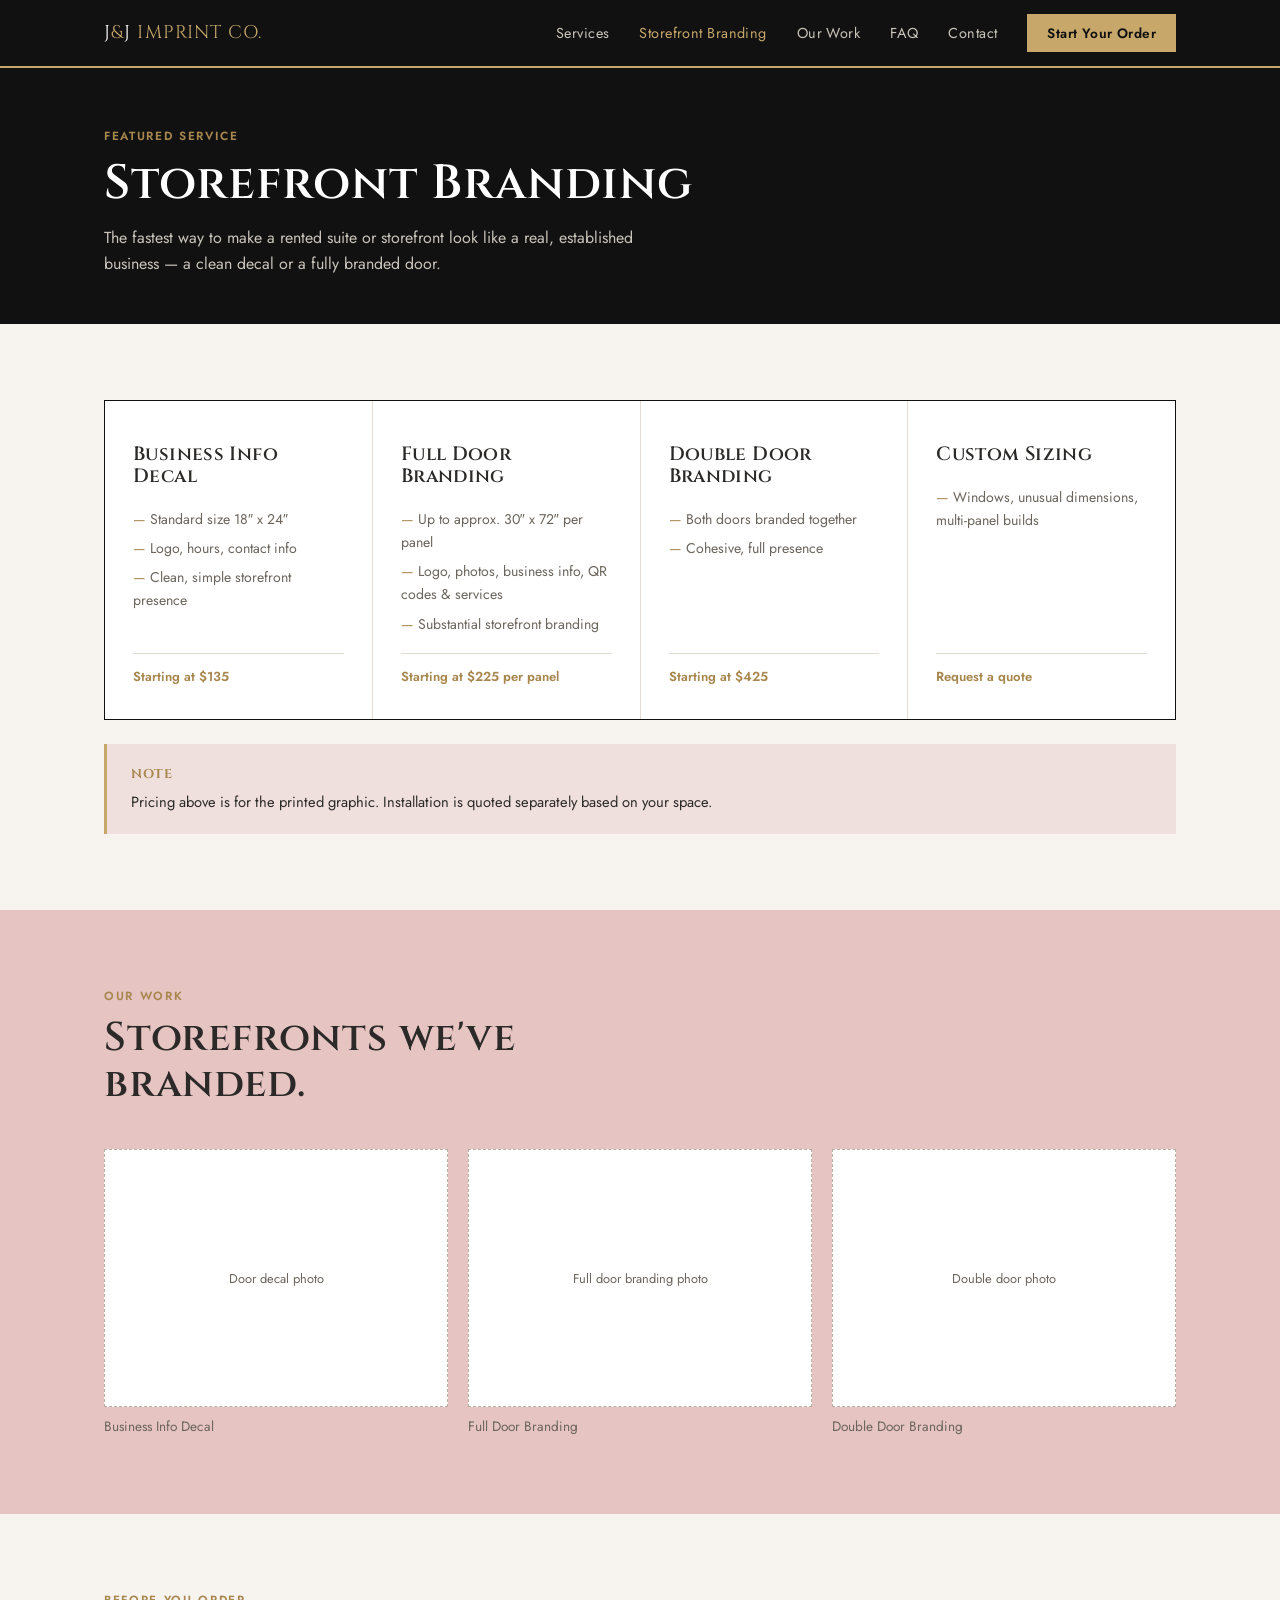
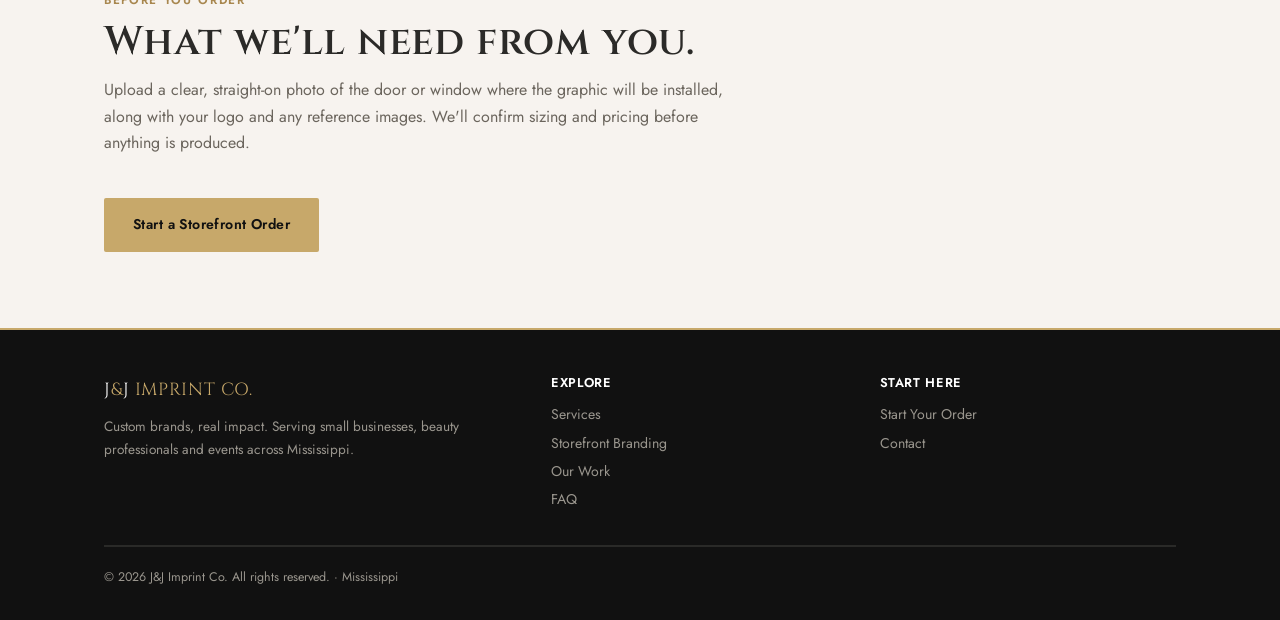
<file: storefront-branding.html>
<!DOCTYPE html>
<html lang="en">
<head>
<meta charset="UTF-8">
<meta name="viewport" content="width=device-width, initial-scale=1.0">
<title>Storefront Branding | J&amp;J Imprint Co.</title>
<link rel="preconnect" href="https://fonts.googleapis.com">
<link href="https://fonts.googleapis.com/css2?family=Cinzel:wght@500;600;700&family=Jost:wght@300;400;500;600;700&family=Allura&display=swap" rel="stylesheet">
<link rel="stylesheet" href="styles.css">
</head>
<body>

<nav>
  <div class="nav-inner">
    <a href="index.html" class="nav-logo">J<span>&amp;</span>J <span>IMPRINT CO.</span></a>
    <button class="nav-toggle" aria-label="Menu" onclick="document.getElementById('navLinks').classList.toggle('open')">&#9776;</button>
    <ul class="nav-links" id="navLinks">
      <li><a href="services.html">Services</a></li>
      <li><a href="storefront-branding.html" class="active">Storefront Branding</a></li>
      <li><a href="portfolio.html">Our Work</a></li>
      <li><a href="faq.html">FAQ</a></li>
      <li><a href="contact.html">Contact</a></li>
      <li><a href="order.html" class="nav-cta">Start Your Order</a></li>
    </ul>
  </div>
</nav>

<div class="page-header">
  <div class="wrap">
    <div class="job-label">Featured Service</div>
    <h1>Storefront Branding</h1>
    <p>The fastest way to make a rented suite or storefront look like a real, established business — a clean decal or a fully branded door.</p>
  </div>
</div>

<section>
  <div class="wrap">
    <div class="svc-grid">
      <div class="svc-card">
        <h3>Business Info Decal</h3>
        <ul>
          <li>Standard size 18&Prime; x 24&Prime;</li>
          <li>Logo, hours, contact info</li>
          <li>Clean, simple storefront presence</li>
        </ul>
        <div class="price-tag">Starting at $135</div>
      </div>
      <div class="svc-card">
        <h3>Full Door Branding</h3>
        <ul>
          <li>Up to approx. 30&Prime; x 72&Prime; per panel</li>
          <li>Logo, photos, business info, QR codes &amp; services</li>
          <li>Substantial storefront branding</li>
        </ul>
        <div class="price-tag">Starting at $225 per panel</div>
      </div>
      <div class="svc-card">
        <h3>Double Door Branding</h3>
        <ul>
          <li>Both doors branded together</li>
          <li>Cohesive, full presence</li>
        </ul>
        <div class="price-tag">Starting at $425</div>
      </div>
      <div class="svc-card">
        <h3>Custom Sizing</h3>
        <ul>
          <li>Windows, unusual dimensions, multi-panel builds</li>
        </ul>
        <div class="price-tag">Request a quote</div>
      </div>
    </div>
    <div class="callout" style="margin-top:24px;">
      <strong>Note</strong>
      Pricing above is for the printed graphic. Installation is quoted separately based on your space.
    </div>
  </div>
</section>

<section class="section-blush">
  <div class="wrap">
    <div class="section-head">
      <div class="job-label">Our Work</div>
      <h2>Storefronts we've branded.</h2>
    </div>
    <div class="portfolio-grid">
      <figure class="portfolio-item"><div class="ph">Door decal photo</div><figcaption>Business Info Decal</figcaption></figure>
      <figure class="portfolio-item"><div class="ph">Full door branding photo</div><figcaption>Full Door Branding</figcaption></figure>
      <figure class="portfolio-item"><div class="ph">Double door photo</div><figcaption>Double Door Branding</figcaption></figure>
    </div>
  </div>
</section>

<section>
  <div class="wrap">
    <div class="section-head">
      <div class="job-label">Before You Order</div>
      <h2>What we'll need from you.</h2>
      <p>Upload a clear, straight-on photo of the door or window where the graphic will be installed, along with your logo and any reference images. We'll confirm sizing and pricing before anything is produced.</p>
    </div>
    <a href="order.html?service=storefront" class="btn btn-primary">Start a Storefront Order</a>
  </div>
</section>

<footer>
  <div class="wrap">
    <div class="foot-grid">
      <div>
        <div class="foot-logo">J<span>&amp;</span>J <span>IMPRINT CO.</span></div>
        <p>Custom brands, real impact. Serving small businesses, beauty professionals and events across Mississippi.</p>
      </div>
      <div>
        <h4>Explore</h4>
        <ul>
          <li><a href="services.html">Services</a></li>
          <li><a href="storefront-branding.html">Storefront Branding</a></li>
          <li><a href="portfolio.html">Our Work</a></li>
          <li><a href="faq.html">FAQ</a></li>
        </ul>
      </div>
      <div>
        <h4>Start Here</h4>
        <ul>
          <li><a href="order.html">Start Your Order</a></li>
          <li><a href="contact.html">Contact</a></li>
        </ul>
      </div>
    </div>
    <div class="rule" style="border-color:#2a2a28;"></div>
    <p class="foot-bottom">&copy; 2026 J&amp;J Imprint Co. All rights reserved. &middot; Mississippi</p>
  </div>
</footer>

</body>
</html>
</file>
<file: styles.css>
/* ===================================================================
   J&J Imprint Co. — shared styles
   Brand: black / gold / blush / cream · Cinzel + Jost + Allura
   =================================================================== */

*, *::before, *::after { box-sizing: border-box; margin: 0; padding: 0; }

:root {
  --black: #111111;
  --gold: #C7A86A;
  --gold-dark: #A8875099;
  --gold-deep: #A8874F;
  --blush: #E6C4C2;
  --blush-deep: #D9A9A6;
  --cream: #F7F3EF;
  --taupe: #B7AFA3;
  --text: #2B2A28;
  --text-soft: #6B655D;
  --hairline: #E3DCD3;
  --white: #FFFFFF;
  --max: 1120px;
}

html { scroll-behavior: smooth; }

@media (prefers-reduced-motion: reduce) {
  html { scroll-behavior: auto; }
  *, *::before, *::after { animation-duration: 0.01ms !important; transition-duration: 0.01ms !important; }
}

body {
  background: var(--cream);
  color: var(--text);
  font-family: 'Jost', sans-serif;
  font-size: 16px;
  line-height: 1.65;
  -webkit-font-smoothing: antialiased;
}

a { color: inherit; }
img { max-width: 100%; display: block; }

h1, h2, h3, h4, .display {
  font-family: 'Cinzel', serif;
  font-weight: 600;
  letter-spacing: 0.02em;
  line-height: 1.15;
}

.script {
  font-family: 'Allura', cursive;
  font-weight: 400;
  color: var(--gold-deep);
}

a:focus-visible, button:focus-visible, input:focus-visible, textarea:focus-visible, select:focus-visible {
  outline: 2px solid var(--gold-deep);
  outline-offset: 2px;
}

/* ---------- layout helpers ---------- */
.wrap { max-width: var(--max); margin: 0 auto; padding: 0 24px; }
section { padding: 76px 0; }
.rule { border: none; border-top: 1px solid var(--hairline); }
.rule-gold { border: none; border-top: 1px solid var(--gold); width: 64px; margin: 14px 0 22px; }
.rule-gold.center { margin-left: auto; margin-right: auto; }

/* ---------- job-ticket / spec-card motif ---------- */
.ticket { position: relative; border: 1px solid var(--black); background: var(--white); }
.crop { position: absolute; width: 14px; height: 14px; pointer-events: none; }
.crop.tl { top: -1px; left: -1px; border-top: 2px solid var(--gold); border-left: 2px solid var(--gold); }
.crop.br { bottom: -1px; right: -1px; border-bottom: 2px solid var(--gold); border-right: 2px solid var(--gold); }

/* ---------- nav ---------- */
nav { position: sticky; top: 0; z-index: 100; background: var(--black); border-bottom: 2px solid var(--gold); }
.nav-inner { max-width: var(--max); margin: 0 auto; padding: 0 24px; display: flex; align-items: center; justify-content: space-between; height: 66px; }
.nav-logo { font-family: 'Cinzel', serif; font-size: 1.15rem; color: var(--white); letter-spacing: 0.06em; text-decoration: none; white-space: nowrap; }
.nav-logo span { color: var(--gold); }
.nav-links { display: flex; align-items: center; gap: 30px; list-style: none; }
.nav-links a { color: #C9C4BB; text-decoration: none; font-size: 0.9rem; font-weight: 400; letter-spacing: 0.03em; transition: color 0.15s; }
.nav-links a:hover, .nav-links a.active { color: var(--gold); }
.nav-cta { background: var(--gold); color: var(--black) !important; padding: 9px 20px; font-weight: 600 !important; font-size: 0.85rem !important; letter-spacing: 0.04em; }
.nav-cta:hover { background: var(--gold-deep); }
.nav-toggle { display: none; }
@media (max-width: 780px) {
  .nav-links { position: fixed; top: 66px; left: 0; right: 0; background: var(--black); flex-direction: column; align-items: stretch; gap: 0; max-height: 0; overflow: hidden; transition: max-height 0.2s ease; border-bottom: 1px solid #2a2a28; }
  .nav-links.open { max-height: 340px; }
  .nav-links li { border-top: 1px solid #2a2a28; }
  .nav-links a { display: block; padding: 16px 24px; }
  .nav-cta { display: block; text-align: center; margin: 12px 24px; }
  .nav-toggle { display: block; background: none; border: none; color: var(--white); font-size: 1.6rem; line-height: 1; cursor: pointer; padding: 4px 8px; }
}

/* ---------- buttons ---------- */
.btn { display: inline-block; padding: 14px 28px; font-size: 0.88rem; font-weight: 600; letter-spacing: 0.03em; text-decoration: none; border-radius: 2px; border: 1px solid transparent; transition: transform 0.12s, background 0.15s, color 0.15s; cursor: pointer; }
.btn:hover { transform: translateY(-1px); }
.btn-primary { background: var(--gold); color: var(--black); }
.btn-primary:hover { background: var(--gold-deep); }
.btn-dark { background: var(--black); color: var(--white); }
.btn-dark:hover { background: #000; }
.btn-outline { background: transparent; color: var(--black); border-color: var(--black); }
.btn-outline:hover { background: var(--black); color: var(--white); }
.btn-outline-light { background: transparent; color: var(--white); border-color: rgba(255,255,255,0.45); }
.btn-outline-light:hover { background: rgba(255,255,255,0.1); }
.btn-block { display: block; width: 100%; text-align: center; }
.btn-row { display: flex; gap: 12px; flex-wrap: wrap; }

/* ---------- eyebrow / job labels ---------- */
.job-label { font-size: 0.74rem; letter-spacing: 0.14em; text-transform: uppercase; color: var(--gold-deep); font-weight: 600; margin-bottom: 10px; }

/* ---------- hero ---------- */
.hero { background: var(--black); color: var(--white); padding: 80px 0 68px; }
.hero-grid { display: grid; grid-template-columns: 1.3fr 0.9fr; gap: 48px; align-items: center; }
@media (max-width: 800px) { .hero-grid { grid-template-columns: 1fr; } }
.hero h1 { font-size: clamp(2.4rem, 6vw, 3.9rem); margin: 8px 0 18px; color: var(--white); }
.hero h1 .accent { color: var(--gold); }
.hero p { max-width: 480px; color: #C9C4BB; font-size: 1.05rem; margin-bottom: 28px; }

.spec-card { border: 1px solid #333; background: #1B1B19; padding: 24px; }
.spec-card .job-label { margin-bottom: 14px; }
.spec-row { display: flex; justify-content: space-between; padding: 10px 0; border-top: 1px solid #2E2E2C; font-size: 0.9rem; }
.spec-row:first-of-type { border-top: none; }
.spec-row span:first-child { color: #9A968E; }
.spec-row span:last-child { color: var(--gold); font-weight: 600; text-align: right; }

/* ---------- page header ---------- */
.page-header { background: var(--black); color: var(--white); padding: 58px 0 46px; }
.page-header h1 { font-size: clamp(2.1rem, 5vw, 3rem); margin-top: 8px; color: var(--white); }
.page-header p { color: #C9C4BB; max-width: 560px; margin-top: 14px; }

/* ---------- section headings ---------- */
.section-head { margin-bottom: 42px; max-width: 620px; }
.section-head h2 { font-size: clamp(1.8rem, 4.2vw, 2.5rem); margin-top: 6px; }
.section-head p { color: var(--text-soft); margin-top: 12px; }

/* ---------- service grid ---------- */
.svc-grid { display: grid; grid-template-columns: repeat(auto-fit, minmax(240px, 1fr)); gap: 1px; background: var(--hairline); border: 1px solid var(--black); }
.svc-card { background: var(--white); padding: 32px 28px; display: flex; flex-direction: column; }
.svc-card h3 { font-size: 1.2rem; margin: 10px 0 8px; }
.svc-card p { color: var(--text-soft); font-size: 0.92rem; margin-bottom: 14px; }
.svc-card .price-tag { font-size: 0.82rem; font-weight: 600; color: var(--gold-deep); border-top: 1px solid var(--hairline); padding-top: 12px; margin-top: auto; }
.svc-card ul { list-style: none; margin: 10px 0 14px; }
.svc-card li { font-size: 0.88rem; color: var(--text-soft); padding: 3px 0; }
.svc-card li::before { content: '— '; color: var(--gold-deep); }
.svc-card a.card-link { color: var(--gold-deep); font-size: 0.85rem; font-weight: 600; text-decoration: none; }
.svc-card a.card-link:hover { text-decoration: underline; }

/* ---------- pricing table ---------- */
.price-table { width: 100%; border-collapse: collapse; font-size: 0.94rem; }
.price-table th, .price-table td { text-align: left; padding: 14px 16px; border-bottom: 1px solid var(--hairline); }
.price-table th { font-family: 'Cinzel', serif; font-weight: 600; text-transform: uppercase; font-size: 0.78rem; letter-spacing: 0.06em; color: var(--text-soft); border-bottom: 2px solid var(--black); }
.price-table td.amt { color: var(--gold-deep); font-weight: 700; white-space: nowrap; }
.price-table tr:last-child td { border-bottom: none; }

/* ---------- steps ---------- */
.steps { display: grid; grid-template-columns: repeat(auto-fit, minmax(180px, 1fr)); gap: 0; counter-reset: step; }
.step { border-left: 2px solid var(--hairline); padding: 0 20px 20px; position: relative; }
.step::before { counter-increment: step; content: counter(step); font-family: 'Cinzel', serif; font-size: 1rem; color: var(--gold-deep); display: block; margin-bottom: 10px; margin-left: -31px; width: 30px; height: 30px; background: var(--cream); border: 2px solid var(--gold); border-radius: 50%; text-align: center; line-height: 26px; }
.step h3 { font-size: 1.02rem; margin-bottom: 6px; font-family: 'Jost', sans-serif; font-weight: 700; letter-spacing: 0; }
.step p { color: var(--text-soft); font-size: 0.9rem; }

/* ---------- callout / policy box ---------- */
.callout { background: var(--blush); background: color-mix(in srgb, var(--blush) 40%, var(--cream)); border-left: 3px solid var(--gold); padding: 20px 24px; font-size: 0.92rem; color: var(--text); }
.callout strong { display: block; margin-bottom: 4px; font-family: 'Cinzel', serif; text-transform: uppercase; font-size: 0.8rem; letter-spacing: 0.04em; color: var(--gold-deep); }

/* ---------- dark & blush sections ---------- */
.section-dark { background: var(--black); color: var(--white); }
.section-dark .section-head p { color: #C9C4BB; }
.section-dark .rule { border-color: #2c2c2a; }
.section-blush { background: var(--blush); }

/* ---------- image placeholder ---------- */
.ph { aspect-ratio: 4 / 3; background: var(--white); border: 1px dashed var(--taupe); display: flex; align-items: center; justify-content: center; color: var(--text-soft); font-size: 0.8rem; text-align: center; padding: 12px; }

/* ---------- portfolio grid ---------- */
.portfolio-grid { display: grid; grid-template-columns: repeat(auto-fit, minmax(220px, 1fr)); gap: 20px; }
.portfolio-item figcaption { margin-top: 8px; font-size: 0.85rem; color: var(--text-soft); }

/* ---------- order form ---------- */
.order-form { background: var(--white); border: 1px solid var(--black); }
.form-head { background: var(--black); color: var(--white); padding: 24px 26px; }
.form-head .job-label { color: var(--gold); }
.form-head h2 { font-size: 1.5rem; margin-top: 4px; color: var(--white); }
.form-body { padding: 30px 26px; }
.field { margin-bottom: 20px; }
.field label { display: block; font-family: 'Jost', sans-serif; font-size: 0.85rem; font-weight: 600; margin-bottom: 6px; }
.field .hint { display: block; font-weight: 400; color: var(--text-soft); font-size: 0.8rem; margin-top: 4px; }
.field input, .field select, .field textarea { width: 100%; padding: 11px 12px; border: 1px solid var(--hairline); background: var(--cream); font-family: inherit; font-size: 0.95rem; color: var(--text); border-radius: 2px; }
.field input:focus, .field select:focus, .field textarea:focus { border-color: var(--gold-deep); }
.field textarea { resize: vertical; min-height: 100px; }
.field-row { display: grid; grid-template-columns: 1fr 1fr; gap: 16px; }
@media (max-width: 600px) { .field-row { grid-template-columns: 1fr; } }
.file-drop { border: 1px dashed var(--taupe); padding: 22px; text-align: center; color: var(--text-soft); font-size: 0.88rem; background: var(--cream); }
.form-note { font-size: 0.82rem; color: var(--text-soft); margin-top: 14px; }

/* ---------- service select cards on order page ---------- */
.svc-select { display: grid; grid-template-columns: repeat(auto-fit, minmax(220px, 1fr)); gap: 14px; margin-bottom: 8px; }
.svc-select .opt { border: 1px solid var(--hairline); padding: 18px; text-decoration: none; color: var(--text); display: block; background: var(--white); transition: border-color 0.15s; }
.svc-select .opt:hover { border-color: var(--gold-deep); }
.svc-select .opt .job-label { margin-bottom: 6px; }
.svc-select .opt h3 { font-size: 1.05rem; margin-bottom: 4px; }
.svc-select .opt p { font-size: 0.85rem; color: var(--text-soft); }

/* ---------- FAQ ---------- */
.faq-item { border-bottom: 1px solid var(--hairline); }
.faq-item summary { cursor: pointer; padding: 20px 0; font-weight: 600; font-size: 1rem; list-style: none; position: relative; padding-right: 30px; }
.faq-item summary::-webkit-details-marker { display: none; }
.faq-item summary::after { content: '+'; position: absolute; right: 0; top: 16px; font-family: 'Cinzel', serif; color: var(--gold-deep); font-size: 1.2rem; }
.faq-item[open] summary::after { content: '–'; }
.faq-item p { color: var(--text-soft); padding-bottom: 20px; font-size: 0.94rem; max-width: 680px; }

/* ---------- contact ---------- */
.contact-grid { display: grid; grid-template-columns: 1fr 1fr; gap: 40px; }
@media (max-width: 760px) { .contact-grid { grid-template-columns: 1fr; } }
.contact-line { display: flex; gap: 14px; padding: 14px 0; border-top: 1px solid var(--hairline); }
.contact-line:first-child { border-top: none; }
.contact-line .k { color: var(--text-soft); font-size: 0.85rem; min-width: 90px; }
.contact-line .v { font-weight: 600; }

/* ---------- footer ---------- */
footer { background: var(--black); color: #9A968E; padding: 46px 0 32px; border-top: 2px solid var(--gold); }
.foot-grid { display: grid; grid-template-columns: 1.4fr 1fr 1fr; gap: 32px; margin-bottom: 32px; }
@media (max-width: 700px) { .foot-grid { grid-template-columns: 1fr; gap: 24px; } }
.foot-logo { font-family: 'Cinzel', serif; font-size: 1.1rem; color: var(--white); letter-spacing: 0.05em; margin-bottom: 10px; }
.foot-logo span { color: var(--gold); }
footer p { font-size: 0.85rem; line-height: 1.7; }
footer h4 { font-family: 'Jost', sans-serif; text-transform: uppercase; letter-spacing: 0.05em; color: var(--white); font-size: 0.8rem; font-weight: 600; margin-bottom: 10px; }
footer ul { list-style: none; }
footer a { text-decoration: none; color: #9A968E; font-size: 0.88rem; line-height: 2; }
footer a:hover { color: var(--gold); }
.foot-bottom { border-top: 1px solid #2a2a28; padding-top: 20px; font-size: 0.78rem; }
</file>
